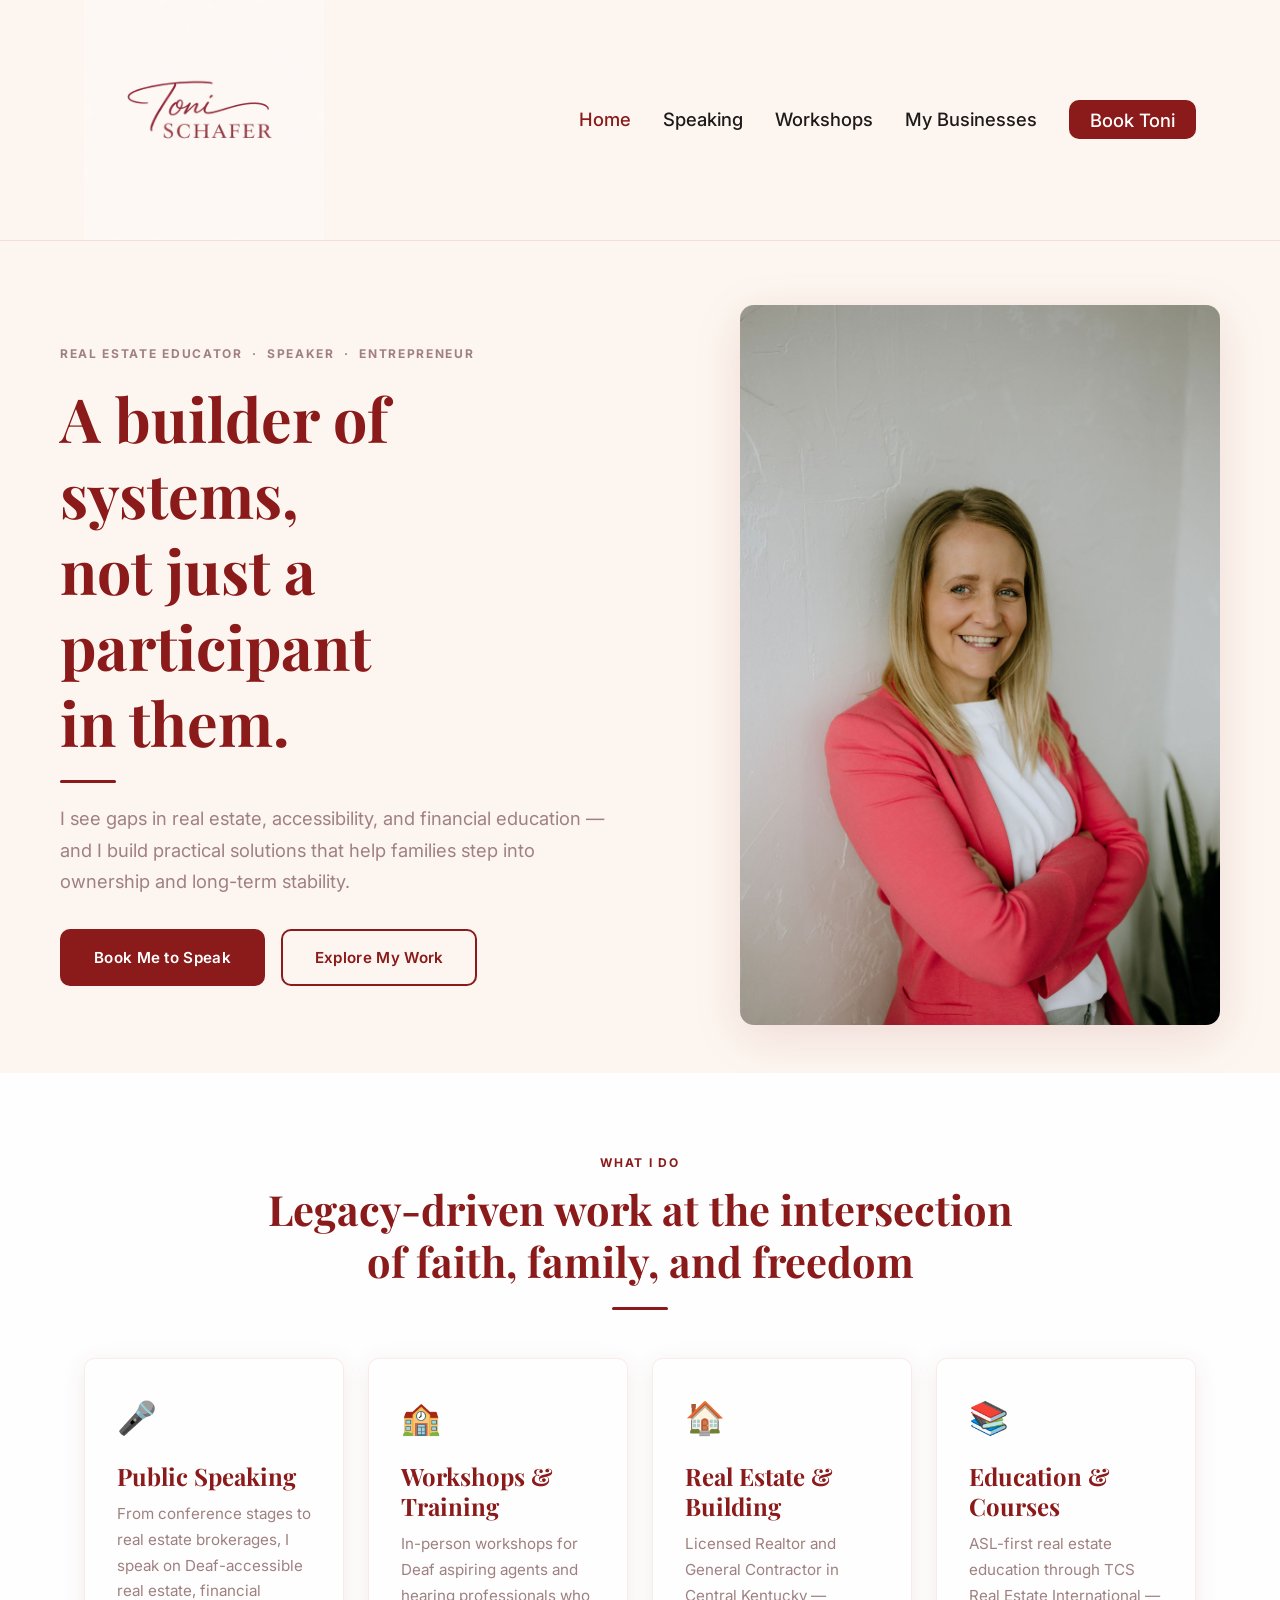
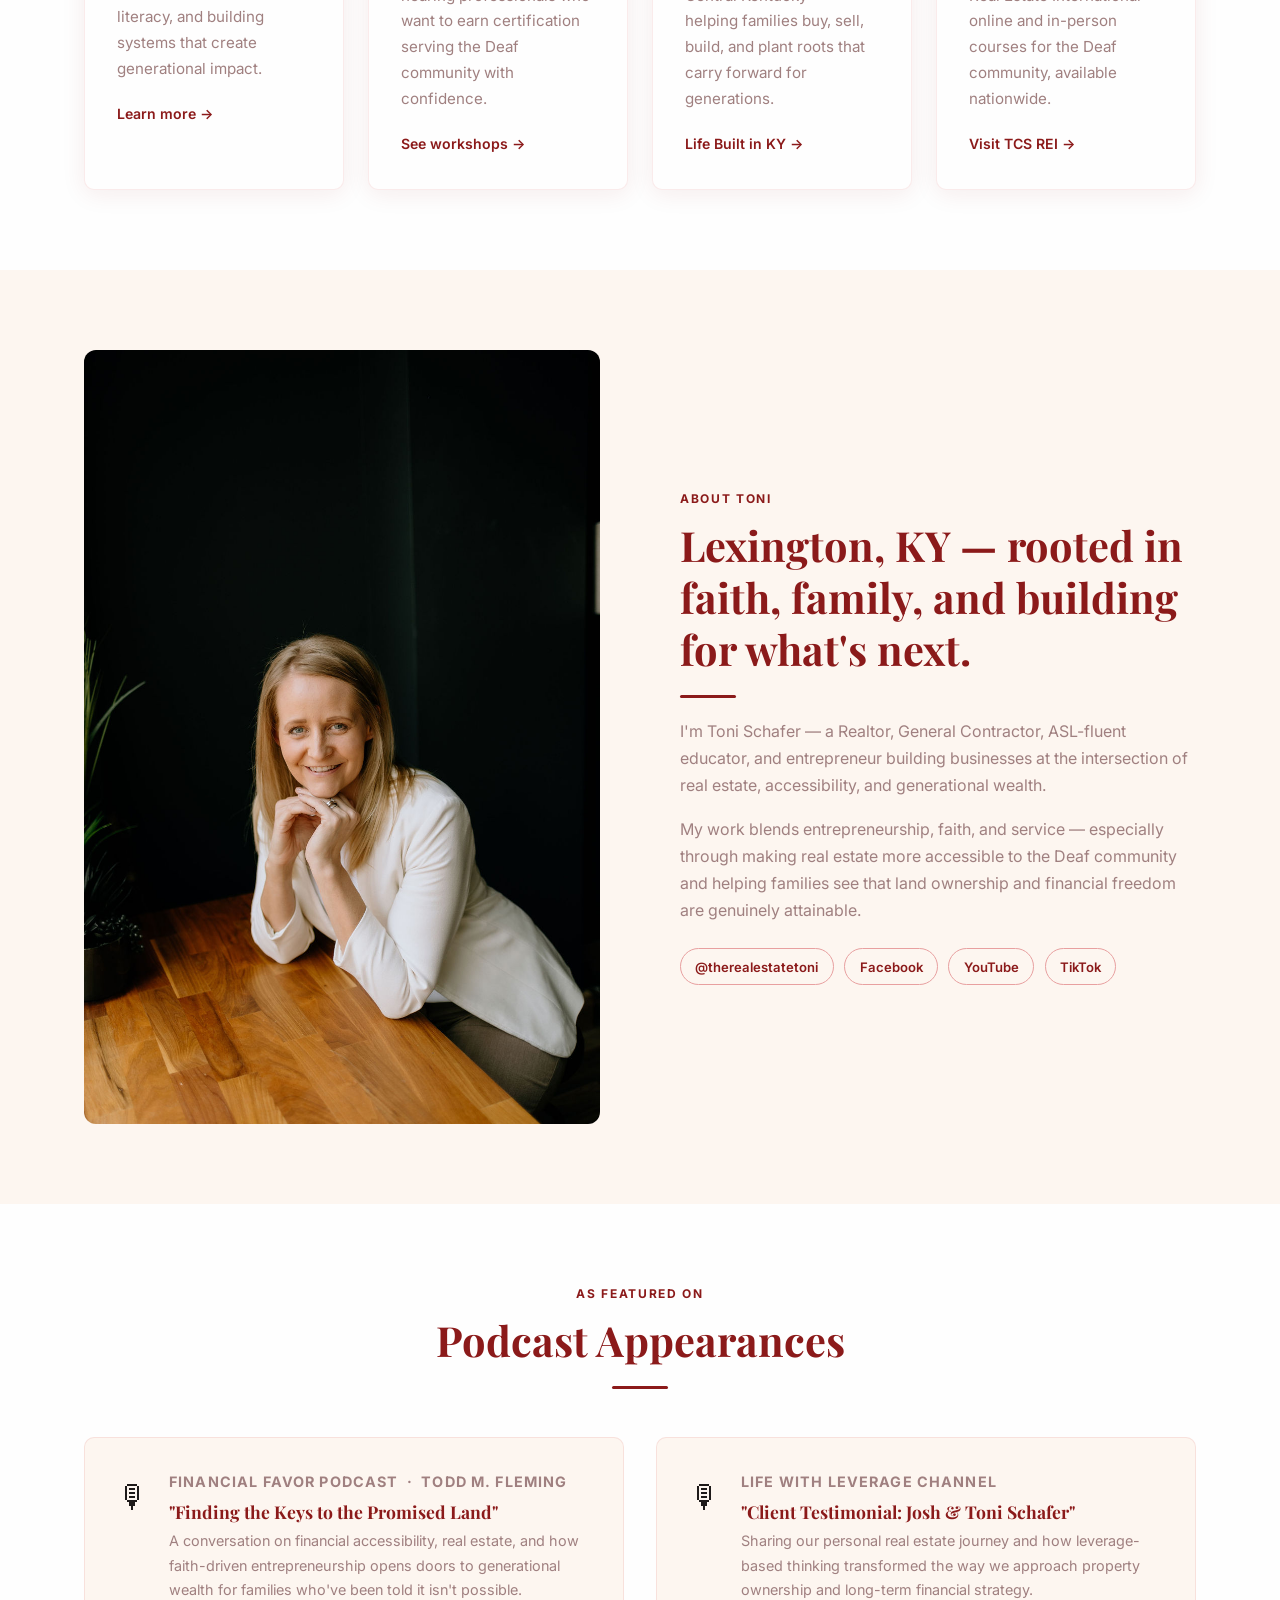
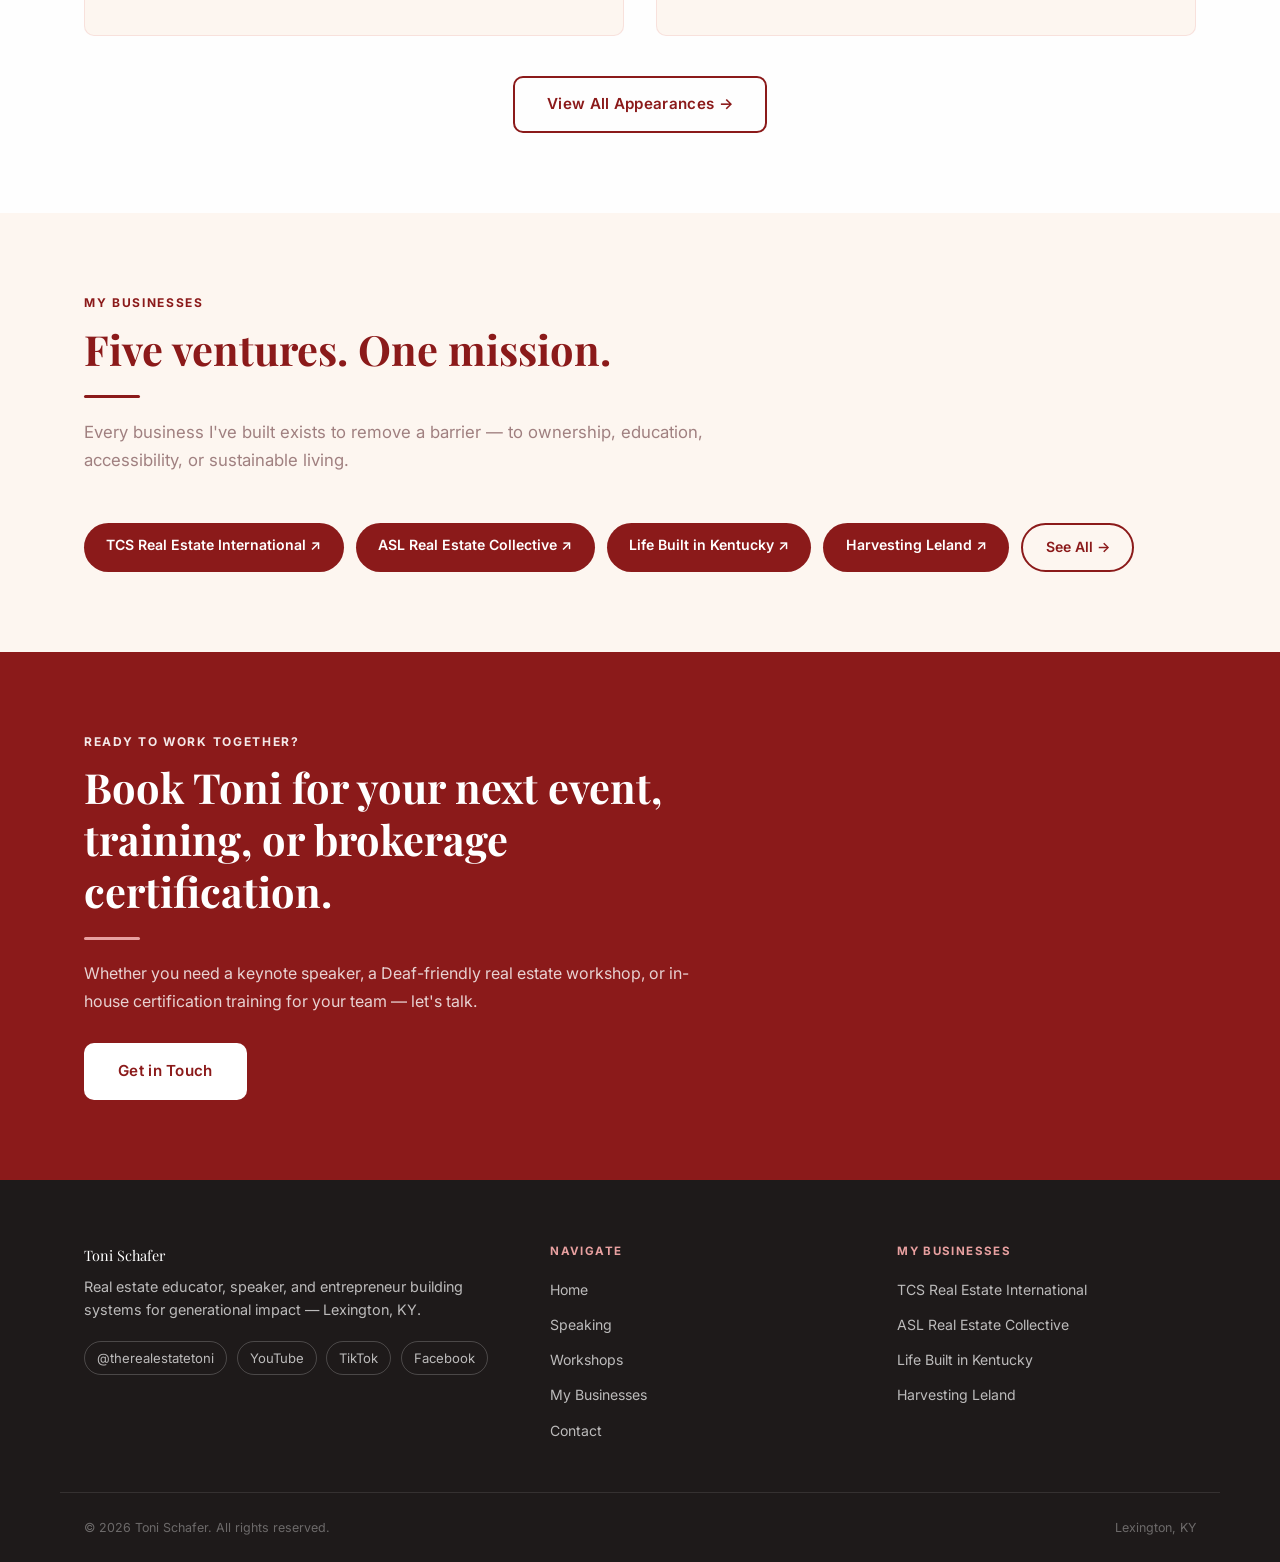
<file: index.html>
<!DOCTYPE html>
<html lang="en">
<head>
  <meta charset="UTF-8" />
  <meta name="viewport" content="width=device-width, initial-scale=1.0" />
  <title>Toni Schafer — Real Estate Educator, Speaker & Entrepreneur</title>
  <meta name="description" content="Toni Schafer is a builder of systems — creating practical solutions in real estate, accessibility, and financial education that help families step into ownership and generational stability." />
  <link rel="canonical" href="https://tonishafer.com/" />
  <link rel="preconnect" href="https://fonts.googleapis.com" />
  <link rel="preconnect" href="https://fonts.gstatic.com" crossorigin />
  <link href="https://fonts.googleapis.com/css2?family=Playfair+Display:ital,wght@0,400;0,600;0,700;1,400&family=Inter:wght@400;500;600;700&display=swap" rel="stylesheet" />
  <link rel="stylesheet" href="css/global.css" />
</head>
<body>

  <a href="#main-content" class="skip-link">Skip to main content</a>

  <!-- NAV -->
  <nav class="nav" id="nav" aria-label="Main navigation">
    <div class="nav__inner">
      <a href="index.html" class="nav__logo"><img src="images/logo-signature.png" alt="Toni Schafer" class="nav__logo-img" /></a>
      <ul class="nav__links" id="navLinks" role="list">
        <li><a href="index.html" class="active" aria-current="page">Home</a></li>
        <li><a href="speaking.html">Speaking</a></li>
        <li><a href="workshops.html">Workshops</a></li>
        <li><a href="businesses.html">My Businesses</a></li>
        <li><a href="contact.html" class="nav__cta">Book Toni</a></li>
      </ul>
      <button class="nav__toggle" id="navToggle" aria-label="Open navigation menu" aria-expanded="false" aria-controls="navLinks">&#9776;</button>
    </div>
  </nav>

  <main id="main-content">

    <!-- HERO -->
    <section class="hero" aria-labelledby="hero-heading">
      <div class="hero__inner">
        <div class="hero__content reveal">
          <p class="hero__eyebrow">Real Estate Educator &nbsp;·&nbsp; Speaker &nbsp;·&nbsp; Entrepreneur</p>
          <h1 id="hero-heading">A builder of systems,<br>not just a participant<br>in them.</h1>
          <div class="divider" role="presentation"></div>
          <p class="hero__lead">I see gaps in real estate, accessibility, and financial education — and I build practical solutions that help families step into ownership and long-term stability.</p>
          <div class="hero__buttons">
            <a href="speaking.html" class="btn btn-primary">Book Me to Speak</a>
            <a href="businesses.html" class="btn btn-outline">Explore My Work</a>
          </div>
        </div>
        <div class="hero__photo reveal reveal-delay-2">
          <img src="LO8A6473.jpg" alt="Toni Schafer smiling with arms crossed, wearing a coral blazer — real estate educator, speaker, and entrepreneur" />
        </div>
      </div>
    </section>

    <!-- WHAT I DO -->
    <section class="bg-warm" style="padding: var(--section-pad);" aria-labelledby="what-i-do-heading">
      <div class="container">
        <div class="section-header centered reveal">
          <span class="section-eyebrow">What I Do</span>
          <h2 id="what-i-do-heading">Legacy-driven work at the intersection<br>of faith, family, and freedom</h2>
          <div class="divider centered" role="presentation"></div>
        </div>
        <div class="what-i-do__grid">
          <div class="card reveal reveal-delay-1">
            <div class="card__icon" aria-hidden="true">🎤</div>
            <h3>Public Speaking</h3>
            <p>From conference stages to real estate brokerages, I speak on Deaf-accessible real estate, financial literacy, and building systems that create generational impact.</p>
            <a href="speaking.html" class="card__link" aria-label="Learn more about public speaking and appearances">Learn more <span aria-hidden="true">&rarr;</span></a>
          </div>
          <div class="card reveal reveal-delay-2">
            <div class="card__icon" aria-hidden="true">🏫</div>
            <h3>Workshops &amp; Training</h3>
            <p>In-person workshops for Deaf aspiring agents and hearing professionals who want to earn certification serving the Deaf community with confidence.</p>
            <a href="workshops.html" class="card__link" aria-label="See available workshops and training programs">See workshops <span aria-hidden="true">&rarr;</span></a>
          </div>
          <div class="card reveal reveal-delay-3">
            <div class="card__icon" aria-hidden="true">🏠</div>
            <h3>Real Estate &amp; Building</h3>
            <p>Licensed Realtor and General Contractor in Central Kentucky — helping families buy, sell, build, and plant roots that carry forward for generations.</p>
            <a href="https://lifebuiltinkentucky.com" target="_blank" rel="noopener" class="card__link" aria-label="Visit Life Built in Kentucky website — opens in new tab">Life Built in KY <span aria-hidden="true">&rarr;</span></a>
          </div>
          <div class="card reveal reveal-delay-4">
            <div class="card__icon" aria-hidden="true">📚</div>
            <h3>Education &amp; Courses</h3>
            <p>ASL-first real estate education through TCS Real Estate International — online and in-person courses for the Deaf community, available nationwide.</p>
            <a href="https://tcsrealestateinternational.com" target="_blank" rel="noopener" class="card__link" aria-label="Visit TCS Real Estate International website — opens in new tab">Visit TCS REI <span aria-hidden="true">&rarr;</span></a>
          </div>
        </div>
      </div>
    </section>

    <!-- ABOUT SNIPPET -->
    <section style="padding: var(--section-pad);" aria-labelledby="about-heading">
      <div class="container">
        <div class="about-snippet__inner">
          <div class="about-snippet__photo reveal">
            <img src="LO8A6193.jpg" alt="Toni Schafer leaning on a wooden table, smiling warmly" />
          </div>
          <div class="about-snippet__content reveal reveal-delay-1">
            <span class="section-eyebrow">About Toni</span>
            <h2 id="about-heading">Lexington, KY — rooted in faith, family, and building for what's next.</h2>
            <div class="divider" role="presentation"></div>
            <p>I'm Toni Schafer — a Realtor, General Contractor, ASL-fluent educator, and entrepreneur building businesses at the intersection of real estate, accessibility, and generational wealth.</p>
            <p>My work blends entrepreneurship, faith, and service — especially through making real estate more accessible to the Deaf community and helping families see that land ownership and financial freedom are genuinely attainable.</p>
            <nav class="about-snippet__socials" aria-label="Toni's social media profiles">
              <a href="https://www.instagram.com/therealestatetoni/" target="_blank" rel="noopener" aria-label="Instagram: @therealestatetoni — opens in new tab">@therealestatetoni</a>
              <a href="https://www.facebook.com/tonischaferrealtor" target="_blank" rel="noopener" aria-label="Facebook: Toni Schafer Realtor — opens in new tab">Facebook</a>
              <a href="https://www.youtube.com/@TherealestateToni" target="_blank" rel="noopener" aria-label="YouTube: The Real Estate Toni — opens in new tab">YouTube</a>
              <a href="https://www.tiktok.com/@therealestatetoni" target="_blank" rel="noopener" aria-label="TikTok: @therealestatetoni — opens in new tab">TikTok</a>
            </nav>
          </div>
        </div>
      </div>
    </section>

    <!-- PODCAST APPEARANCES -->
    <section class="bg-warm" style="padding: var(--section-pad);" aria-labelledby="podcasts-heading">
      <div class="container">
        <div class="section-header centered reveal">
          <span class="section-eyebrow">As Featured On</span>
          <h2 id="podcasts-heading">Podcast Appearances</h2>
          <div class="divider centered" role="presentation"></div>
        </div>
        <div class="podcasts__grid">
          <article class="podcast-card reveal reveal-delay-1">
            <div class="podcast-card__badge" aria-hidden="true">🎙</div>
            <div class="podcast-card__content">
              <p class="podcast-card__show">Financial Favor Podcast &nbsp;·&nbsp; Todd M. Fleming</p>
              <h3>"Finding the Keys to the Promised Land"</h3>
              <p>A conversation on financial accessibility, real estate, and how faith-driven entrepreneurship opens doors to generational wealth for families who've been told it isn't possible.</p>
            </div>
          </article>
          <article class="podcast-card reveal reveal-delay-2">
            <div class="podcast-card__badge" aria-hidden="true">🎙</div>
            <div class="podcast-card__content">
              <p class="podcast-card__show">Life With Leverage Channel</p>
              <h3>"Client Testimonial: Josh &amp; Toni Schafer"</h3>
              <p>Sharing our personal real estate journey and how leverage-based thinking transformed the way we approach property ownership and long-term financial strategy.</p>
            </div>
          </article>
        </div>
        <div style="text-align:center; margin-top:2.5rem;" class="reveal">
          <a href="speaking.html" class="btn btn-outline">View All Appearances <span aria-hidden="true">&rarr;</span></a>
        </div>
      </div>
    </section>

    <!-- BUSINESSES PREVIEW -->
    <section style="padding: var(--section-pad);" aria-labelledby="businesses-heading">
      <div class="container">
        <div class="section-header reveal">
          <span class="section-eyebrow">My Businesses</span>
          <h2 id="businesses-heading">Five ventures. One mission.</h2>
          <div class="divider" role="presentation"></div>
          <p>Every business I've built exists to remove a barrier — to ownership, education, accessibility, or sustainable living.</p>
        </div>
        <div class="biz-strip">
          <a href="https://tcsrealestateinternational.com" target="_blank" rel="noopener" class="biz-pill reveal reveal-delay-1" aria-label="TCS Real Estate International — opens in new tab">TCS Real Estate International <span aria-hidden="true">↗</span></a>
          <a href="https://aslrealestatecollective.com" target="_blank" rel="noopener" class="biz-pill reveal reveal-delay-2" aria-label="ASL Real Estate Collective — opens in new tab">ASL Real Estate Collective <span aria-hidden="true">↗</span></a>
          <a href="https://lifebuiltinkentucky.com" target="_blank" rel="noopener" class="biz-pill reveal reveal-delay-3" aria-label="Life Built in Kentucky — opens in new tab">Life Built in Kentucky <span aria-hidden="true">↗</span></a>
          <a href="https://harvestingleland.com" target="_blank" rel="noopener" class="biz-pill reveal reveal-delay-4" aria-label="Harvesting Leland — opens in new tab">Harvesting Leland <span aria-hidden="true">↗</span></a>
          <a href="businesses.html" class="biz-pill biz-pill--outline reveal">See All <span aria-hidden="true">&rarr;</span></a>
        </div>
      </div>
    </section>

    <!-- CTA -->
    <section class="bg-crimson" style="padding: var(--section-pad);" aria-labelledby="cta-heading">
      <div class="container">
        <div class="reveal" style="max-width:620px;">
          <span class="section-eyebrow">Ready to work together?</span>
          <h2 id="cta-heading">Book Toni for your next event, training, or brokerage certification.</h2>
          <div class="divider white" role="presentation"></div>
          <p>Whether you need a keynote speaker, a Deaf-friendly real estate workshop, or in-house certification training for your team — let's talk.</p>
          <a href="contact.html" class="btn btn-white" style="margin-top:1.75rem;">Get in Touch</a>
        </div>
      </div>
    </section>

  </main>

  <!-- FOOTER -->
  <footer class="footer" aria-label="Site footer">
    <div class="footer__inner">
      <div class="footer__brand">
        <p class="footer__name">Toni Schafer</p>
        <p>Real estate educator, speaker, and entrepreneur building systems for generational impact — Lexington, KY.</p>
        <nav class="footer__social" aria-label="Social media links">
          <a href="https://www.instagram.com/therealestatetoni/" target="_blank" rel="noopener" aria-label="Instagram: @therealestatetoni — opens in new tab">@therealestatetoni</a>
          <a href="https://www.youtube.com/@TherealestateToni" target="_blank" rel="noopener" aria-label="YouTube channel — opens in new tab">YouTube</a>
          <a href="https://www.tiktok.com/@therealestatetoni" target="_blank" rel="noopener" aria-label="TikTok: @therealestatetoni — opens in new tab">TikTok</a>
          <a href="https://www.facebook.com/tonischaferrealtor" target="_blank" rel="noopener" aria-label="Facebook: Toni Schafer Realtor — opens in new tab">Facebook</a>
        </nav>
      </div>
      <nav class="footer__col" aria-label="Site navigation">
        <h4>Navigate</h4>
        <ul>
          <li><a href="index.html">Home</a></li>
          <li><a href="speaking.html">Speaking</a></li>
          <li><a href="workshops.html">Workshops</a></li>
          <li><a href="businesses.html">My Businesses</a></li>
          <li><a href="contact.html">Contact</a></li>
        </ul>
      </nav>
      <nav class="footer__col" aria-label="Business websites">
        <h4>My Businesses</h4>
        <ul>
          <li><a href="https://tcsrealestateinternational.com" target="_blank" rel="noopener" aria-label="TCS Real Estate International — opens in new tab">TCS Real Estate International</a></li>
          <li><a href="https://aslrealestatecollective.com" target="_blank" rel="noopener" aria-label="ASL Real Estate Collective — opens in new tab">ASL Real Estate Collective</a></li>
          <li><a href="https://lifebuiltinkentucky.com" target="_blank" rel="noopener" aria-label="Life Built in Kentucky — opens in new tab">Life Built in Kentucky</a></li>
          <li><a href="https://harvestingleland.com" target="_blank" rel="noopener" aria-label="Harvesting Leland — opens in new tab">Harvesting Leland</a></li>
        </ul>
      </nav>
    </div>
    <div class="footer__bottom">
      <span>&copy; 2026 Toni Schafer. All rights reserved.</span>
      <span>Lexington, KY</span>
    </div>
  </footer>

  <script>
    const nav = document.getElementById('nav');
    window.addEventListener('scroll', () => {
      nav.classList.toggle('scrolled', window.scrollY > 20);
    });

    const toggle = document.getElementById('navToggle');
    const links = document.getElementById('navLinks');
    toggle.addEventListener('click', () => {
      const isOpen = links.classList.toggle('open');
      toggle.setAttribute('aria-expanded', String(isOpen));
      toggle.setAttribute('aria-label', isOpen ? 'Close navigation menu' : 'Open navigation menu');
    });

    const reveals = document.querySelectorAll('.reveal');
    const observer = new IntersectionObserver((entries) => {
      entries.forEach(e => {
        if (e.isIntersecting) { e.target.classList.add('visible'); observer.unobserve(e.target); }
      });
    }, { threshold: 0.1 });
    reveals.forEach(el => observer.observe(el));
  </script>

</body>
</html>
</file>
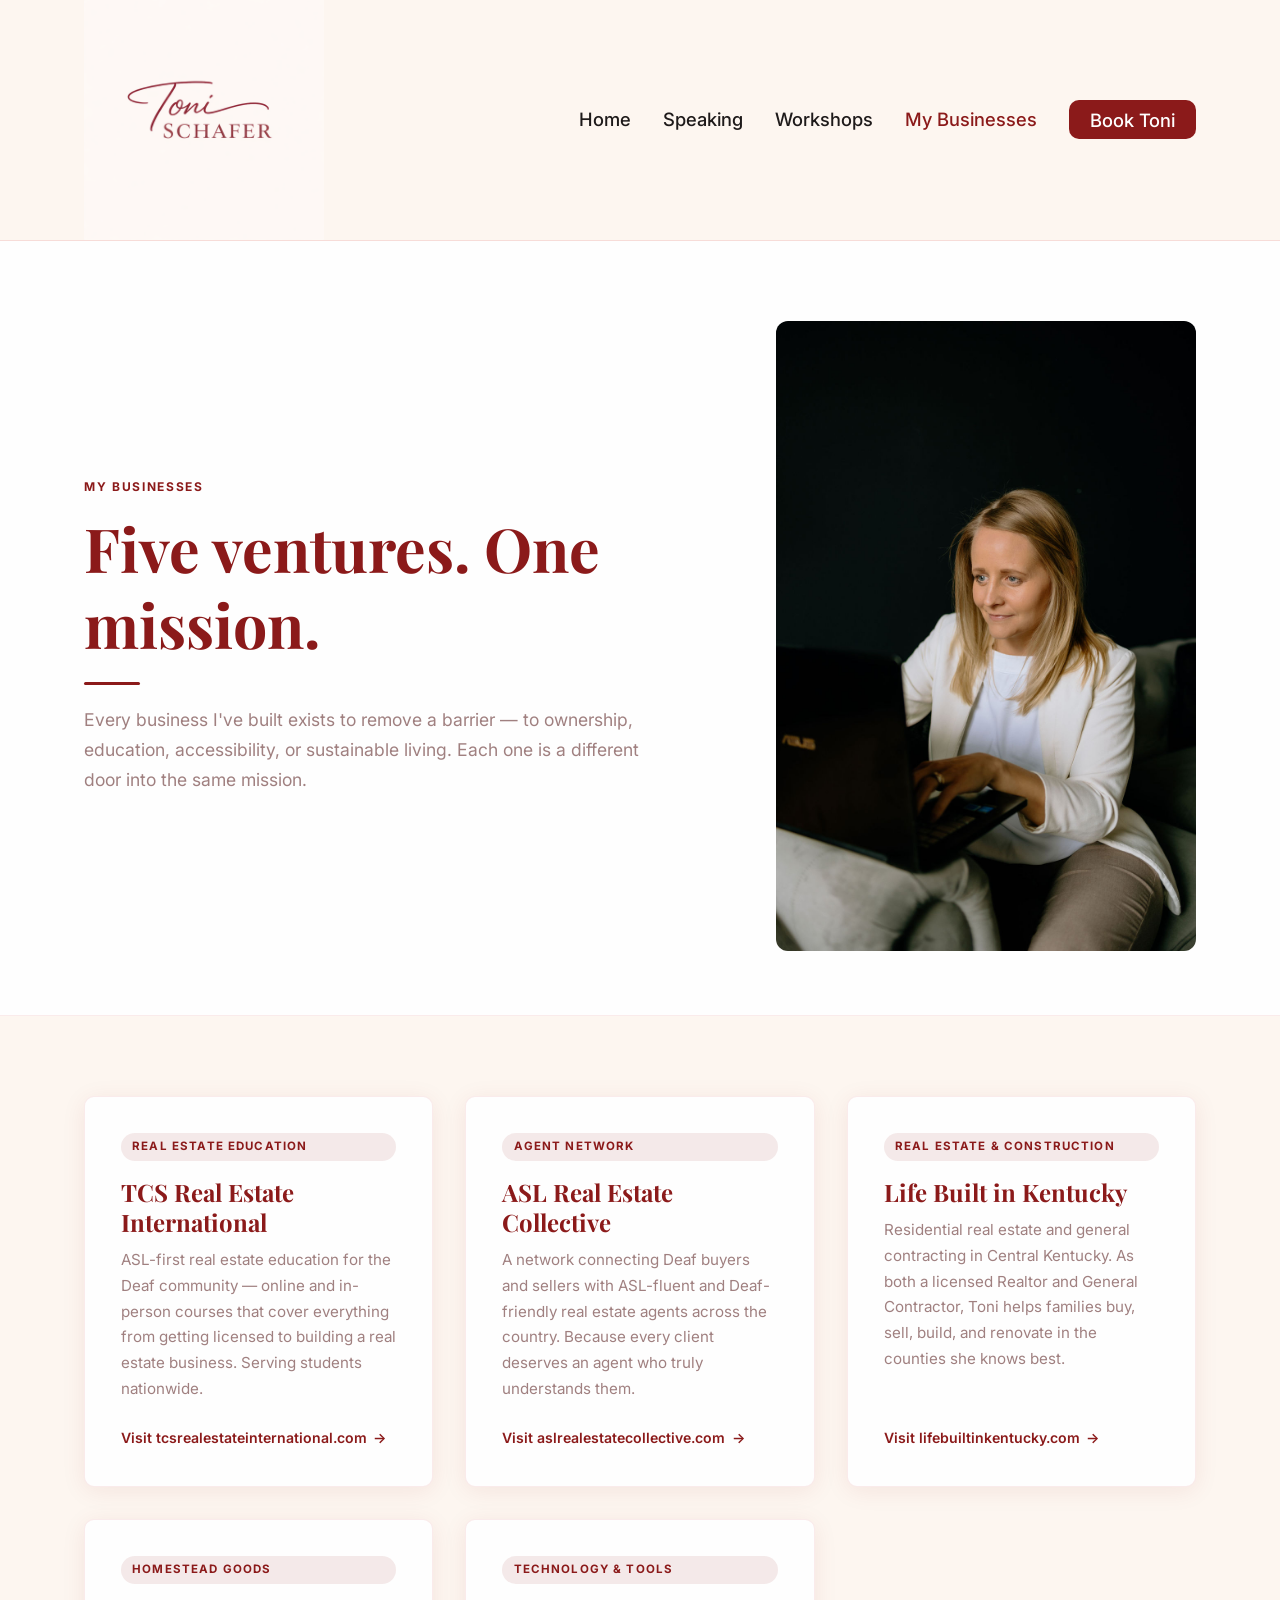
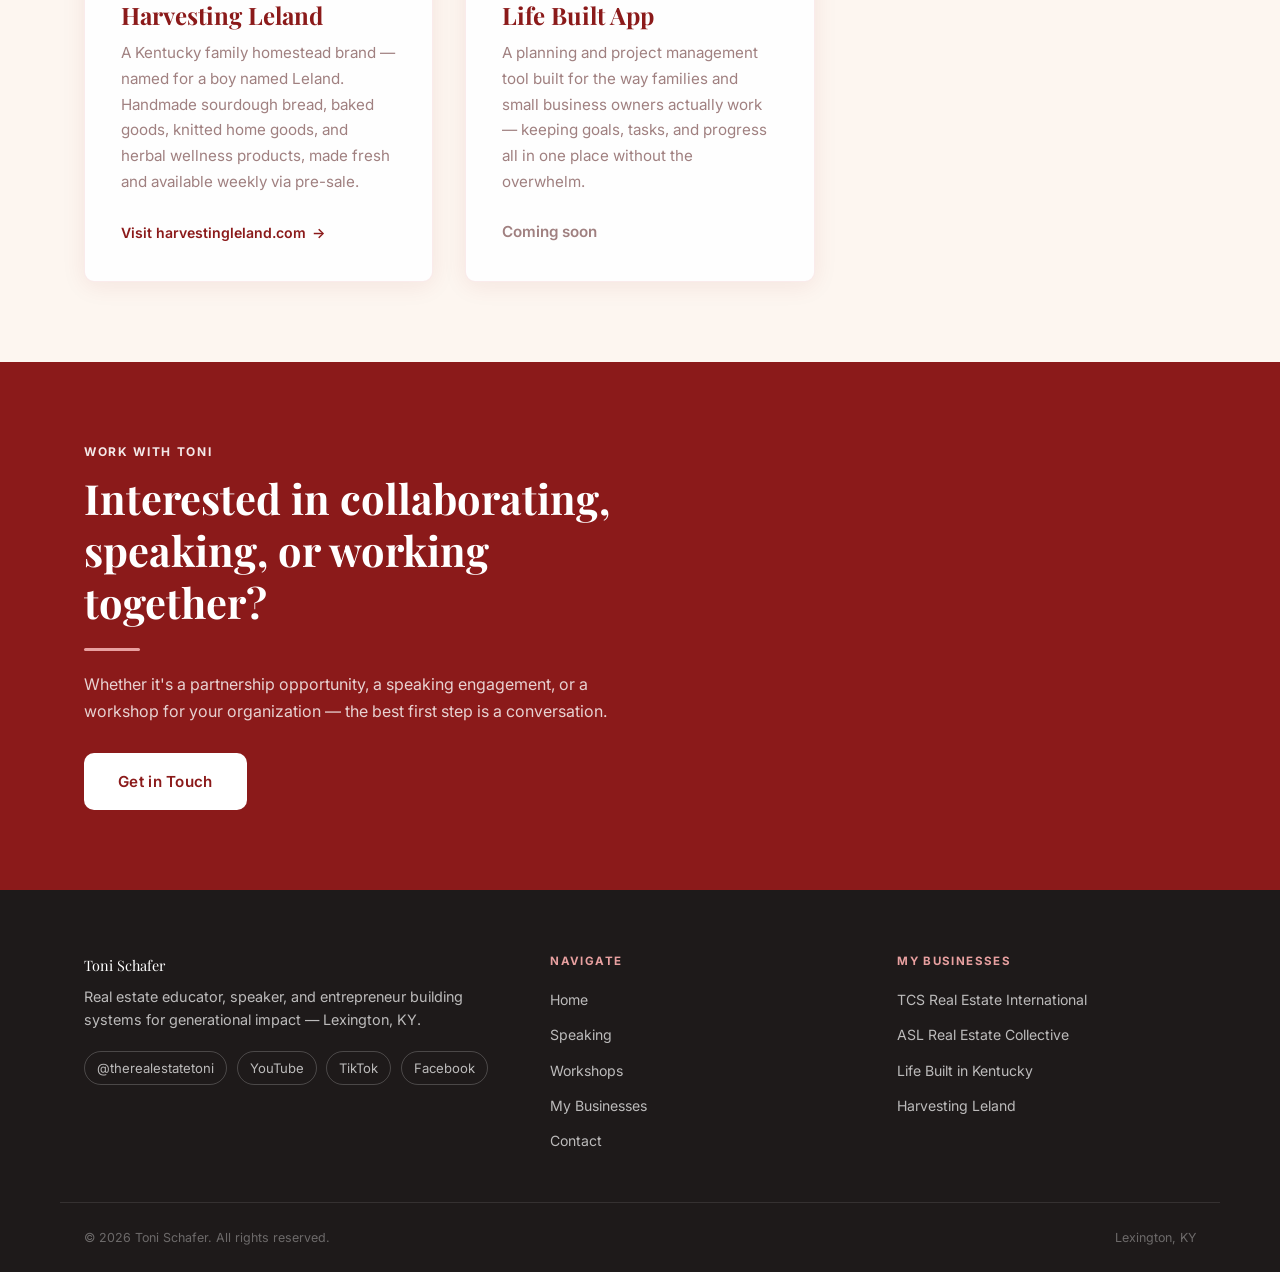
<file: businesses.html>
<!DOCTYPE html>
<html lang="en">
<head>
  <meta charset="UTF-8" />
  <meta name="viewport" content="width=device-width, initial-scale=1.0" />
  <title>My Businesses — Toni Schafer</title>
  <meta name="description" content="Explore the businesses Toni Schafer has built — from ASL-first real estate education to Kentucky homesteading, each one removes a barrier and builds something that lasts." />
  <link rel="canonical" href="https://tonishafer.com/businesses.html" />
  <link rel="preconnect" href="https://fonts.googleapis.com" />
  <link rel="preconnect" href="https://fonts.gstatic.com" crossorigin />
  <link href="https://fonts.googleapis.com/css2?family=Playfair+Display:ital,wght@0,400;0,600;0,700;1,400&family=Inter:wght@400;500;600;700&display=swap" rel="stylesheet" />
  <link rel="stylesheet" href="css/global.css" />
</head>
<body>

  <a href="#main-content" class="skip-link">Skip to main content</a>

  <!-- NAV -->
  <nav class="nav" id="nav" aria-label="Main navigation">
    <div class="nav__inner">
      <a href="index.html" class="nav__logo"><img src="images/logo-signature.png" alt="Toni Schafer" class="nav__logo-img" /></a>
      <ul class="nav__links" id="navLinks" role="list">
        <li><a href="index.html">Home</a></li>
        <li><a href="speaking.html">Speaking</a></li>
        <li><a href="workshops.html">Workshops</a></li>
        <li><a href="businesses.html" class="active" aria-current="page">My Businesses</a></li>
        <li><a href="contact.html" class="nav__cta">Book Toni</a></li>
      </ul>
      <button class="nav__toggle" id="navToggle" aria-label="Open navigation menu" aria-expanded="false" aria-controls="navLinks">&#9776;</button>
    </div>
  </nav>

  <main id="main-content">

    <!-- PAGE HERO -->
    <div class="page-hero">
      <div class="page-hero__inner">
        <div class="page-hero__text">
          <span class="section-eyebrow">My Businesses</span>
          <h1>Five ventures. One mission.</h1>
          <div class="divider" role="presentation"></div>
          <p>Every business I've built exists to remove a barrier — to ownership, education, accessibility, or sustainable living. Each one is a different door into the same mission.</p>
        </div>
        <div class="page-hero__photo">
          <img src="LO8A6111.jpg" alt="Toni Schafer focused on her laptop, working — entrepreneur and business builder" />
        </div>
      </div>
    </div>

    <!-- BUSINESSES GRID -->
    <section style="padding: var(--section-pad);" aria-labelledby="businesses-heading">
      <div class="container">
        <h2 id="businesses-heading" class="visually-hidden">All Businesses</h2>
        <div class="businesses-grid">

          <article class="biz-card reveal reveal-delay-1">
            <span class="biz-card__tag">Real Estate Education</span>
            <h3>TCS Real Estate International</h3>
            <p>ASL-first real estate education for the Deaf community — online and in-person courses that cover everything from getting licensed to building a real estate business. Serving students nationwide.</p>
            <a href="https://tcsrealestateinternational.com" target="_blank" rel="noopener" class="biz-card__link" aria-label="Visit TCS Real Estate International website — opens in new tab">
              Visit tcsrealestateinternational.com <span aria-hidden="true">&rarr;</span>
            </a>
          </article>

          <article class="biz-card reveal reveal-delay-2">
            <span class="biz-card__tag">Agent Network</span>
            <h3>ASL Real Estate Collective</h3>
            <p>A network connecting Deaf buyers and sellers with ASL-fluent and Deaf-friendly real estate agents across the country. Because every client deserves an agent who truly understands them.</p>
            <a href="https://aslrealestatecollective.com" target="_blank" rel="noopener" class="biz-card__link" aria-label="Visit ASL Real Estate Collective website — opens in new tab">
              Visit aslrealestatecollective.com <span aria-hidden="true">&rarr;</span>
            </a>
          </article>

          <article class="biz-card reveal reveal-delay-3">
            <span class="biz-card__tag">Real Estate &amp; Construction</span>
            <h3>Life Built in Kentucky</h3>
            <p>Residential real estate and general contracting in Central Kentucky. As both a licensed Realtor and General Contractor, Toni helps families buy, sell, build, and renovate in the counties she knows best.</p>
            <a href="https://lifebuiltinkentucky.com" target="_blank" rel="noopener" class="biz-card__link" aria-label="Visit Life Built in Kentucky website — opens in new tab">
              Visit lifebuiltinkentucky.com <span aria-hidden="true">&rarr;</span>
            </a>
          </article>

          <article class="biz-card reveal reveal-delay-4">
            <span class="biz-card__tag">Homestead Goods</span>
            <h3>Harvesting Leland</h3>
            <p>A Kentucky family homestead brand — named for a boy named Leland. Handmade sourdough bread, baked goods, knitted home goods, and herbal wellness products, made fresh and available weekly via pre-sale.</p>
            <a href="https://harvestingleland.com" target="_blank" rel="noopener" class="biz-card__link" aria-label="Visit Harvesting Leland website — opens in new tab">
              Visit harvestingleland.com <span aria-hidden="true">&rarr;</span>
            </a>
          </article>

          <article class="biz-card reveal reveal-delay-1">
            <span class="biz-card__tag">Technology &amp; Tools</span>
            <h3>Life Built App</h3>
            <p>A planning and project management tool built for the way families and small business owners actually work — keeping goals, tasks, and progress all in one place without the overwhelm.</p>
            <p class="biz-card__link" style="color: var(--mist); margin-top: 1.5rem;" aria-label="Life Built App — website coming soon">Coming soon</p>
          </article>

        </div>
      </div>
    </section>

    <!-- CTA -->
    <section class="bg-crimson" style="padding: var(--section-pad);" aria-labelledby="collab-heading">
      <div class="container">
        <div class="reveal" style="max-width:580px;">
          <span class="section-eyebrow">Work With Toni</span>
          <h2 id="collab-heading">Interested in collaborating, speaking, or working together?</h2>
          <div class="divider white" role="presentation"></div>
          <p>Whether it's a partnership opportunity, a speaking engagement, or a workshop for your organization — the best first step is a conversation.</p>
          <a href="contact.html" class="btn btn-white" style="margin-top:1.75rem;">Get in Touch</a>
        </div>
      </div>
    </section>

  </main>

  <!-- FOOTER -->
  <footer class="footer" aria-label="Site footer">
    <div class="footer__inner">
      <div class="footer__brand">
        <p class="footer__name">Toni Schafer</p>
        <p>Real estate educator, speaker, and entrepreneur building systems for generational impact — Lexington, KY.</p>
        <nav class="footer__social" aria-label="Social media links">
          <a href="https://www.instagram.com/therealestatetoni/" target="_blank" rel="noopener" aria-label="Instagram: @therealestatetoni — opens in new tab">@therealestatetoni</a>
          <a href="https://www.youtube.com/@TherealestateToni" target="_blank" rel="noopener" aria-label="YouTube channel — opens in new tab">YouTube</a>
          <a href="https://www.tiktok.com/@therealestatetoni" target="_blank" rel="noopener" aria-label="TikTok: @therealestatetoni — opens in new tab">TikTok</a>
          <a href="https://www.facebook.com/tonischaferrealtor" target="_blank" rel="noopener" aria-label="Facebook: Toni Schafer Realtor — opens in new tab">Facebook</a>
        </nav>
      </div>
      <nav class="footer__col" aria-label="Site navigation">
        <h4>Navigate</h4>
        <ul>
          <li><a href="index.html">Home</a></li>
          <li><a href="speaking.html">Speaking</a></li>
          <li><a href="workshops.html">Workshops</a></li>
          <li><a href="businesses.html">My Businesses</a></li>
          <li><a href="contact.html">Contact</a></li>
        </ul>
      </nav>
      <nav class="footer__col" aria-label="Business websites">
        <h4>My Businesses</h4>
        <ul>
          <li><a href="https://tcsrealestateinternational.com" target="_blank" rel="noopener" aria-label="TCS Real Estate International — opens in new tab">TCS Real Estate International</a></li>
          <li><a href="https://aslrealestatecollective.com" target="_blank" rel="noopener" aria-label="ASL Real Estate Collective — opens in new tab">ASL Real Estate Collective</a></li>
          <li><a href="https://lifebuiltinkentucky.com" target="_blank" rel="noopener" aria-label="Life Built in Kentucky — opens in new tab">Life Built in Kentucky</a></li>
          <li><a href="https://harvestingleland.com" target="_blank" rel="noopener" aria-label="Harvesting Leland — opens in new tab">Harvesting Leland</a></li>
        </ul>
      </nav>
    </div>
    <div class="footer__bottom">
      <span>&copy; 2026 Toni Schafer. All rights reserved.</span>
      <span>Lexington, KY</span>
    </div>
  </footer>

  <script>
    const nav = document.getElementById('nav');
    window.addEventListener('scroll', () => {
      nav.classList.toggle('scrolled', window.scrollY > 20);
    });
    const toggle = document.getElementById('navToggle');
    const links = document.getElementById('navLinks');
    toggle.addEventListener('click', () => {
      const isOpen = links.classList.toggle('open');
      toggle.setAttribute('aria-expanded', String(isOpen));
      toggle.setAttribute('aria-label', isOpen ? 'Close navigation menu' : 'Open navigation menu');
    });
    const reveals = document.querySelectorAll('.reveal');
    const observer = new IntersectionObserver((entries) => {
      entries.forEach(e => {
        if (e.isIntersecting) { e.target.classList.add('visible'); observer.unobserve(e.target); }
      });
    }, { threshold: 0.1 });
    reveals.forEach(el => observer.observe(el));
  </script>

</body>
</html>
</file>
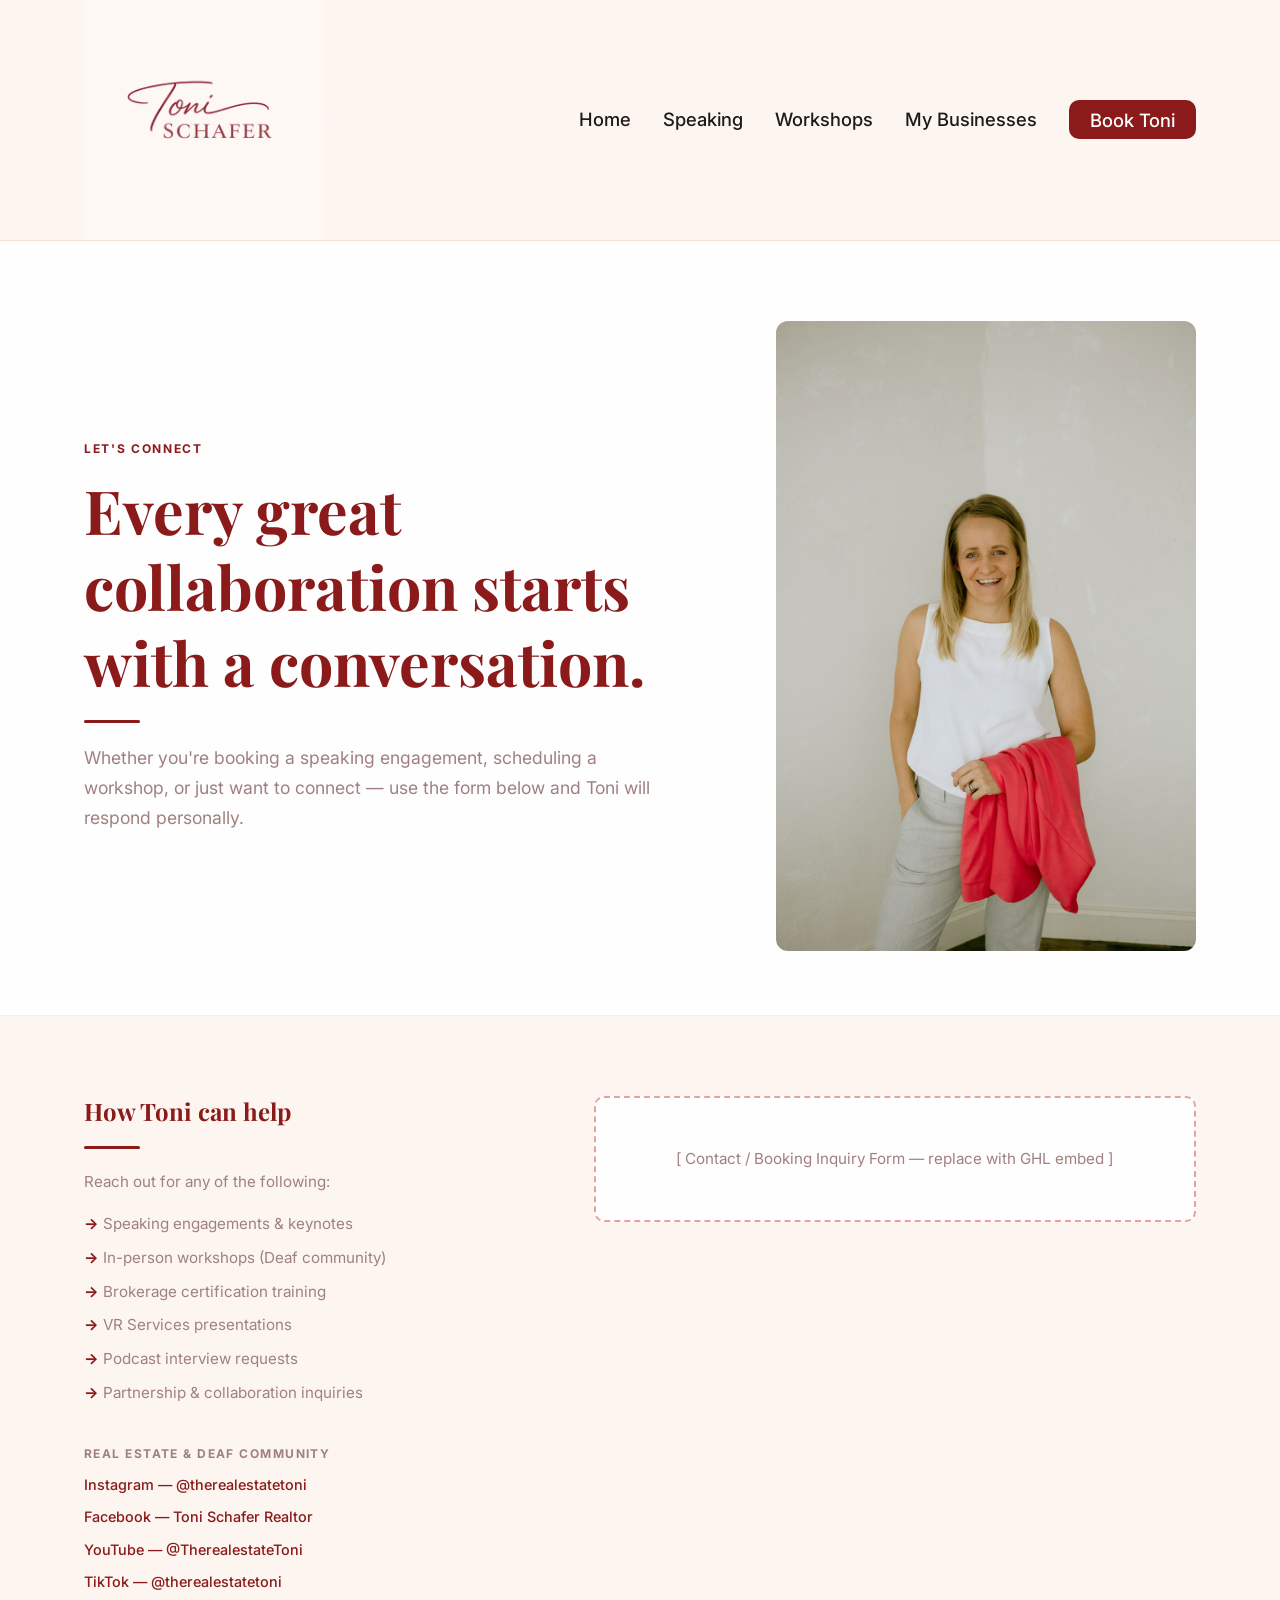
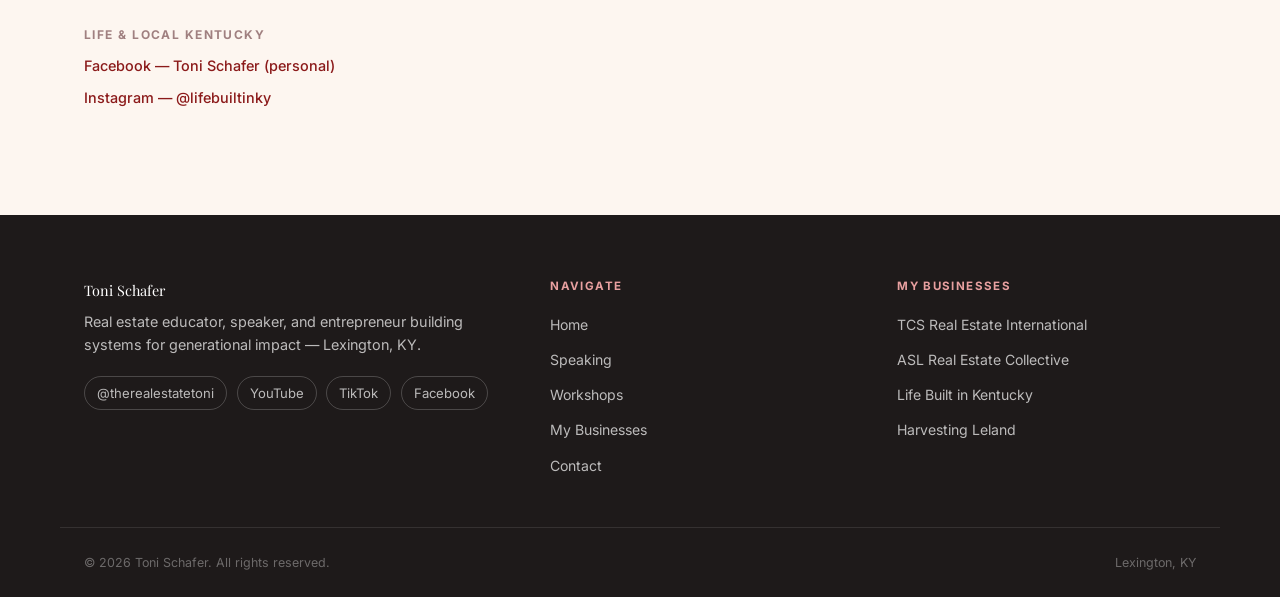
<file: contact.html>
<!DOCTYPE html>
<html lang="en">
<head>
  <meta charset="UTF-8" />
  <meta name="viewport" content="width=device-width, initial-scale=1.0" />
  <title>Contact — Toni Schafer</title>
  <meta name="description" content="Book Toni Schafer for speaking, workshops, or brokerage training. Reach out through the contact form or find her on social media." />
  <link rel="canonical" href="https://tonishafer.com/contact.html" />
  <link rel="preconnect" href="https://fonts.googleapis.com" />
  <link rel="preconnect" href="https://fonts.gstatic.com" crossorigin />
  <link href="https://fonts.googleapis.com/css2?family=Playfair+Display:ital,wght@0,400;0,600;0,700;1,400&family=Inter:wght@400;500;600;700&display=swap" rel="stylesheet" />
  <link rel="stylesheet" href="css/global.css" />
</head>
<body>

  <a href="#main-content" class="skip-link">Skip to main content</a>

  <!-- NAV -->
  <nav class="nav" id="nav" aria-label="Main navigation">
    <div class="nav__inner">
      <a href="index.html" class="nav__logo"><img src="images/logo-signature.png" alt="Toni Schafer" class="nav__logo-img" /></a>
      <ul class="nav__links" id="navLinks" role="list">
        <li><a href="index.html">Home</a></li>
        <li><a href="speaking.html">Speaking</a></li>
        <li><a href="workshops.html">Workshops</a></li>
        <li><a href="businesses.html">My Businesses</a></li>
        <li><a href="contact.html" class="nav__cta active" aria-current="page">Book Toni</a></li>
      </ul>
      <button class="nav__toggle" id="navToggle" aria-label="Open navigation menu" aria-expanded="false" aria-controls="navLinks">&#9776;</button>
    </div>
  </nav>

  <main id="main-content">

    <!-- PAGE HERO -->
    <div class="page-hero">
      <div class="page-hero__inner">
        <div class="page-hero__text">
          <span class="section-eyebrow">Let's Connect</span>
          <h1>Every great collaboration starts with a conversation.</h1>
          <div class="divider" role="presentation"></div>
          <p>Whether you're booking a speaking engagement, scheduling a workshop, or just want to connect — use the form below and Toni will respond personally.</p>
        </div>
        <div class="page-hero__photo">
          <img src="LO8A6752.jpg" alt="Toni Schafer standing and smiling, holding a coral blazer — ready to connect" />
        </div>
      </div>
    </div>

    <!-- CONTACT SECTION -->
    <section style="padding: var(--section-pad);" aria-labelledby="contact-heading">
      <div class="container">
        <h2 id="contact-heading" class="visually-hidden">Contact and booking information</h2>
        <div class="contact-layout">

          <!-- LEFT: Info + Socials -->
          <div class="contact-info reveal">
            <h3>How Toni can help</h3>
            <div class="divider" role="presentation"></div>
            <p>Reach out for any of the following:</p>
            <ul style="margin-top: 1rem; display: flex; flex-direction: column; gap: 0.5rem;">
              <li style="font-size: 0.95rem; color: var(--mist); padding-left: 1.2rem; position: relative;"><span aria-hidden="true" style="position:absolute;left:0;color:var(--crimson);font-weight:700;">&rarr;</span>Speaking engagements &amp; keynotes</li>
              <li style="font-size: 0.95rem; color: var(--mist); padding-left: 1.2rem; position: relative;"><span aria-hidden="true" style="position:absolute;left:0;color:var(--crimson);font-weight:700;">&rarr;</span>In-person workshops (Deaf community)</li>
              <li style="font-size: 0.95rem; color: var(--mist); padding-left: 1.2rem; position: relative;"><span aria-hidden="true" style="position:absolute;left:0;color:var(--crimson);font-weight:700;">&rarr;</span>Brokerage certification training</li>
              <li style="font-size: 0.95rem; color: var(--mist); padding-left: 1.2rem; position: relative;"><span aria-hidden="true" style="position:absolute;left:0;color:var(--crimson);font-weight:700;">&rarr;</span>VR Services presentations</li>
              <li style="font-size: 0.95rem; color: var(--mist); padding-left: 1.2rem; position: relative;"><span aria-hidden="true" style="position:absolute;left:0;color:var(--crimson);font-weight:700;">&rarr;</span>Podcast interview requests</li>
              <li style="font-size: 0.95rem; color: var(--mist); padding-left: 1.2rem; position: relative;"><span aria-hidden="true" style="position:absolute;left:0;color:var(--crimson);font-weight:700;">&rarr;</span>Partnership &amp; collaboration inquiries</li>
            </ul>

            <div class="contact-social-group" style="margin-top: 2.5rem;">
              <h4>Real Estate &amp; Deaf Community</h4>
              <nav class="social-links" aria-label="Real estate and Deaf community social profiles">
                <a href="https://www.instagram.com/therealestatetoni/" target="_blank" rel="noopener" aria-label="Instagram: @therealestatetoni — opens in new tab">Instagram &mdash; @therealestatetoni</a>
                <a href="https://www.facebook.com/tonischaferrealtor" target="_blank" rel="noopener" aria-label="Facebook: Toni Schafer Realtor — opens in new tab">Facebook &mdash; Toni Schafer Realtor</a>
                <a href="https://www.youtube.com/@TherealestateToni" target="_blank" rel="noopener" aria-label="YouTube: @TherealestateToni — opens in new tab">YouTube &mdash; @TherealestateToni</a>
                <a href="https://www.tiktok.com/@therealestatetoni" target="_blank" rel="noopener" aria-label="TikTok: @therealestatetoni — opens in new tab">TikTok &mdash; @therealestatetoni</a>
              </nav>
            </div>

            <div class="contact-social-group">
              <h4>Life &amp; Local Kentucky</h4>
              <nav class="social-links" aria-label="Personal and local Kentucky social profiles">
                <a href="https://www.facebook.com/toni.schafer.9/" target="_blank" rel="noopener" aria-label="Facebook: Toni Schafer personal profile — opens in new tab">Facebook &mdash; Toni Schafer (personal)</a>
                <a href="https://www.instagram.com/lifebuiltinky" target="_blank" rel="noopener" aria-label="Instagram: @lifebuiltinky — opens in new tab">Instagram &mdash; @lifebuiltinky</a>
              </nav>
            </div>
          </div>

          <!-- RIGHT: GHL Form -->
          <div class="reveal reveal-delay-1">
            <!-- GHL FORM — replace the div below with your embed code -->
            <div class="form-placeholder" role="region" aria-label="Contact and booking inquiry form">
              [ Contact / Booking Inquiry Form — replace with GHL embed ]
            </div>
          </div>

        </div>
      </div>
    </section>

  </main>

  <!-- FOOTER -->
  <footer class="footer" aria-label="Site footer">
    <div class="footer__inner">
      <div class="footer__brand">
        <p class="footer__name">Toni Schafer</p>
        <p>Real estate educator, speaker, and entrepreneur building systems for generational impact — Lexington, KY.</p>
        <nav class="footer__social" aria-label="Social media links">
          <a href="https://www.instagram.com/therealestatetoni/" target="_blank" rel="noopener" aria-label="Instagram: @therealestatetoni — opens in new tab">@therealestatetoni</a>
          <a href="https://www.youtube.com/@TherealestateToni" target="_blank" rel="noopener" aria-label="YouTube channel — opens in new tab">YouTube</a>
          <a href="https://www.tiktok.com/@therealestatetoni" target="_blank" rel="noopener" aria-label="TikTok: @therealestatetoni — opens in new tab">TikTok</a>
          <a href="https://www.facebook.com/tonischaferrealtor" target="_blank" rel="noopener" aria-label="Facebook: Toni Schafer Realtor — opens in new tab">Facebook</a>
        </nav>
      </div>
      <nav class="footer__col" aria-label="Site navigation">
        <h4>Navigate</h4>
        <ul>
          <li><a href="index.html">Home</a></li>
          <li><a href="speaking.html">Speaking</a></li>
          <li><a href="workshops.html">Workshops</a></li>
          <li><a href="businesses.html">My Businesses</a></li>
          <li><a href="contact.html">Contact</a></li>
        </ul>
      </nav>
      <nav class="footer__col" aria-label="Business websites">
        <h4>My Businesses</h4>
        <ul>
          <li><a href="https://tcsrealestateinternational.com" target="_blank" rel="noopener" aria-label="TCS Real Estate International — opens in new tab">TCS Real Estate International</a></li>
          <li><a href="https://aslrealestatecollective.com" target="_blank" rel="noopener" aria-label="ASL Real Estate Collective — opens in new tab">ASL Real Estate Collective</a></li>
          <li><a href="https://lifebuiltinkentucky.com" target="_blank" rel="noopener" aria-label="Life Built in Kentucky — opens in new tab">Life Built in Kentucky</a></li>
          <li><a href="https://harvestingleland.com" target="_blank" rel="noopener" aria-label="Harvesting Leland — opens in new tab">Harvesting Leland</a></li>
        </ul>
      </nav>
    </div>
    <div class="footer__bottom">
      <span>&copy; 2026 Toni Schafer. All rights reserved.</span>
      <span>Lexington, KY</span>
    </div>
  </footer>

  <script>
    const nav = document.getElementById('nav');
    window.addEventListener('scroll', () => {
      nav.classList.toggle('scrolled', window.scrollY > 20);
    });
    const toggle = document.getElementById('navToggle');
    const links = document.getElementById('navLinks');
    toggle.addEventListener('click', () => {
      const isOpen = links.classList.toggle('open');
      toggle.setAttribute('aria-expanded', String(isOpen));
      toggle.setAttribute('aria-label', isOpen ? 'Close navigation menu' : 'Open navigation menu');
    });
    const reveals = document.querySelectorAll('.reveal');
    const observer = new IntersectionObserver((entries) => {
      entries.forEach(e => {
        if (e.isIntersecting) { e.target.classList.add('visible'); observer.unobserve(e.target); }
      });
    }, { threshold: 0.1 });
    reveals.forEach(el => observer.observe(el));
  </script>

</body>
</html>
</file>
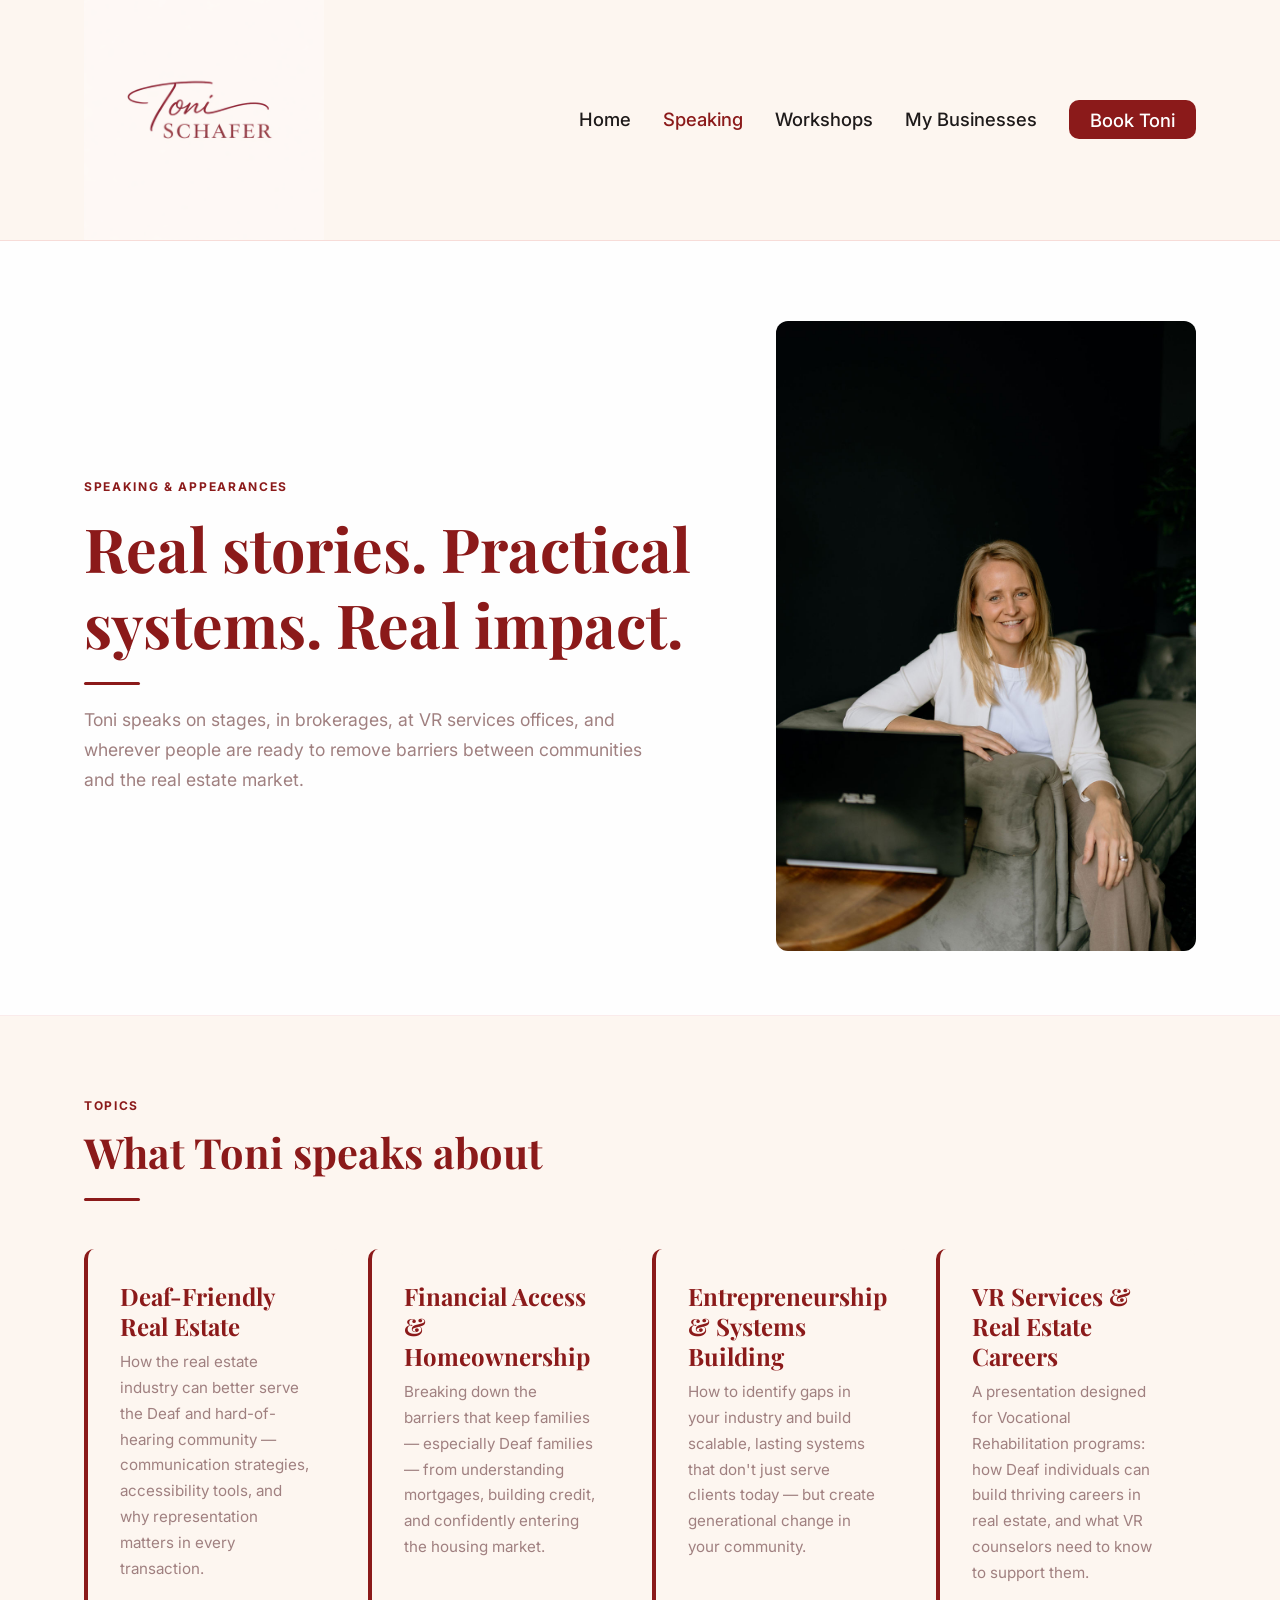
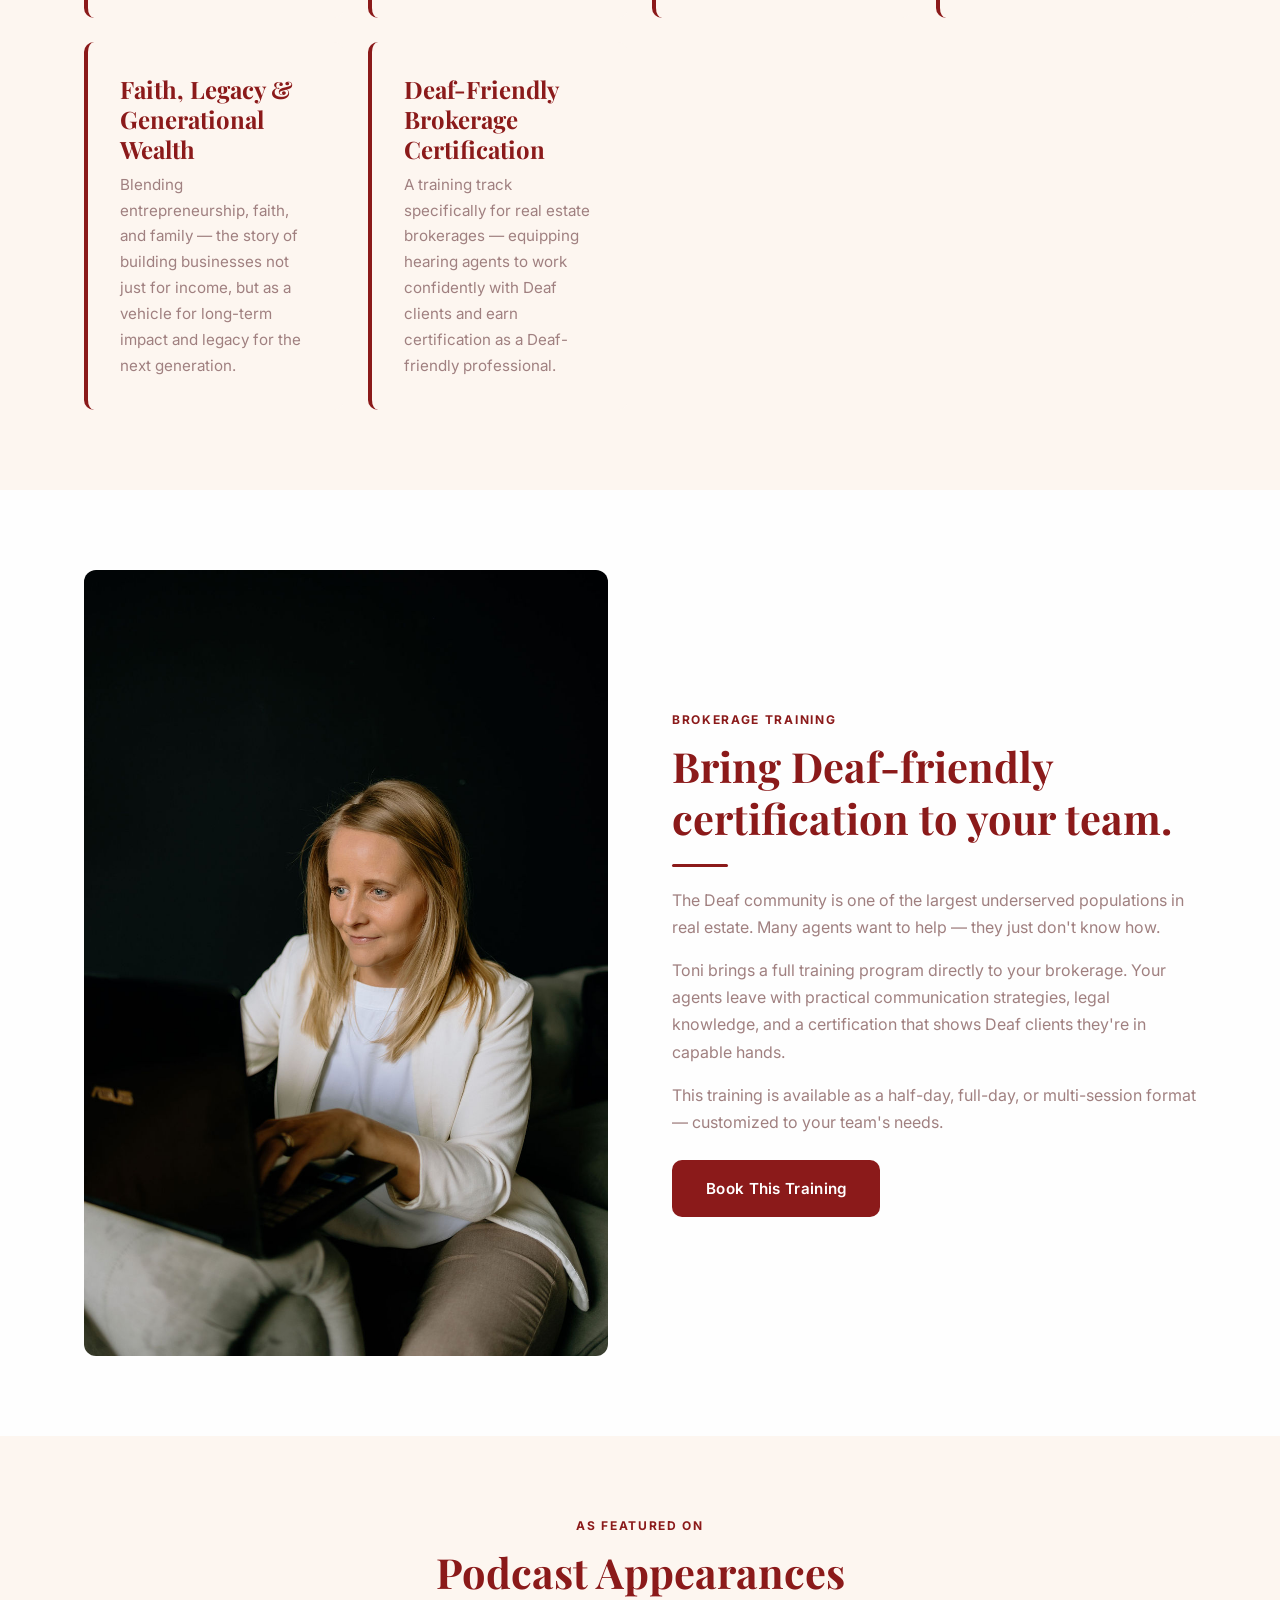
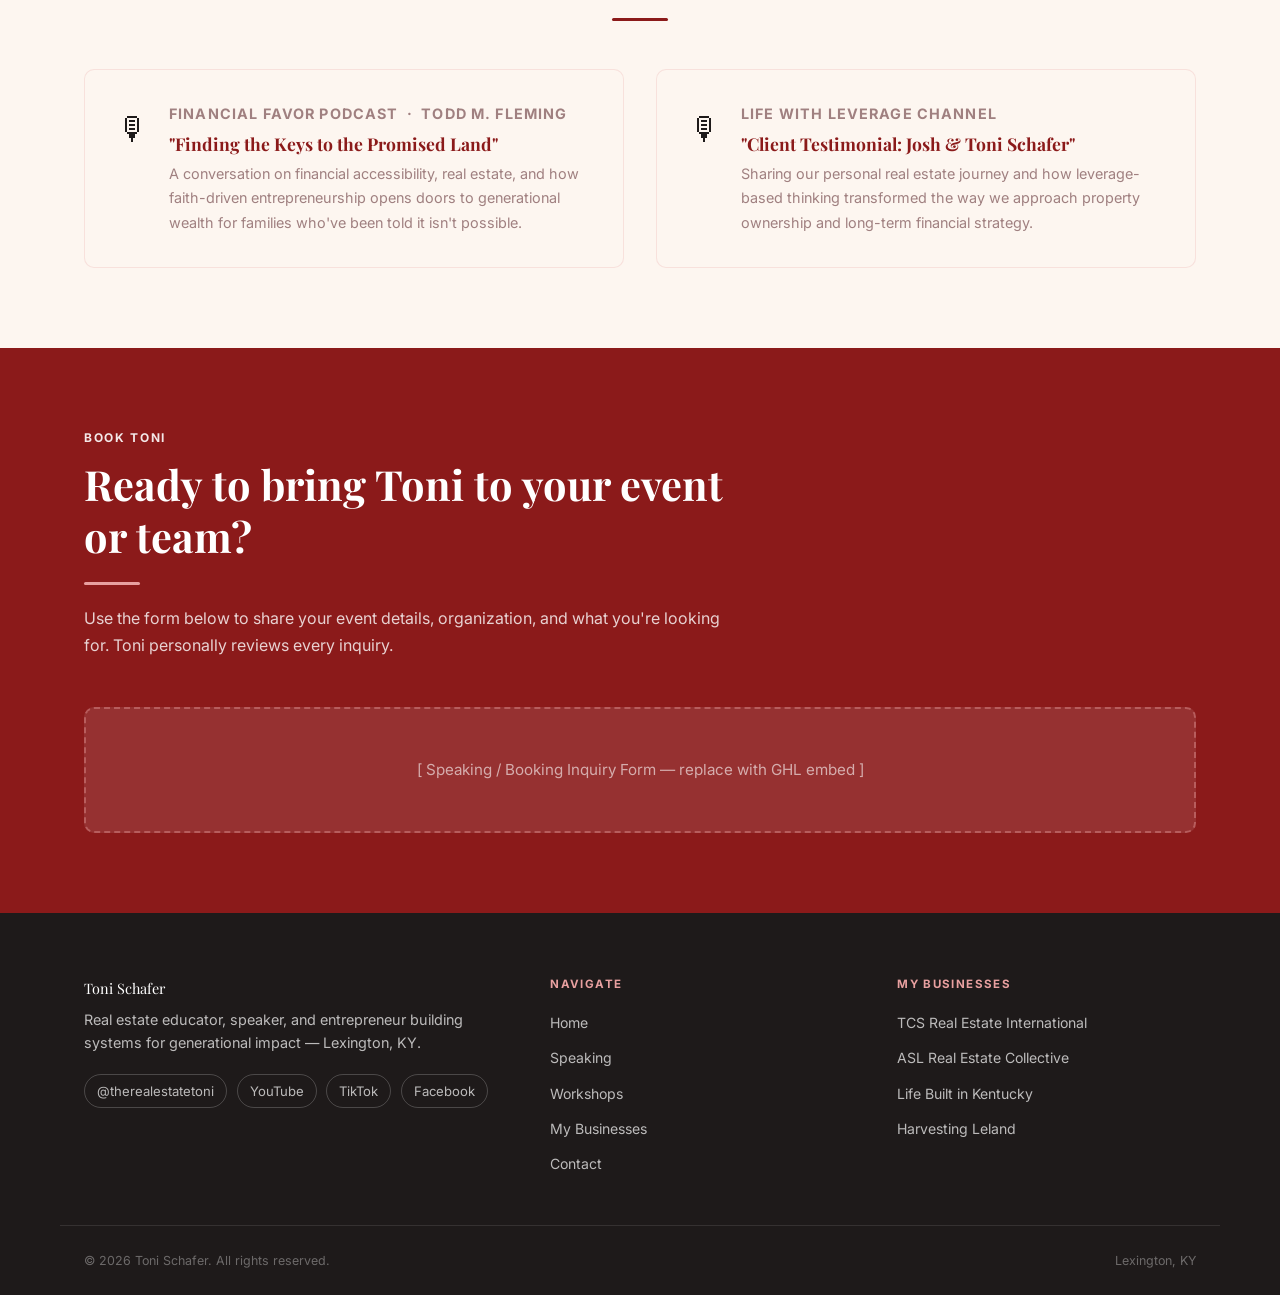
<file: speaking.html>
<!DOCTYPE html>
<html lang="en">
<head>
  <meta charset="UTF-8" />
  <meta name="viewport" content="width=device-width, initial-scale=1.0" />
  <title>Speaking — Toni Schafer</title>
  <meta name="description" content="Book Toni Schafer to speak at your conference, brokerage, or VR services event. Topics include Deaf-accessible real estate, financial literacy, and entrepreneurship." />
  <link rel="canonical" href="https://tonishafer.com/speaking.html" />
  <link rel="preconnect" href="https://fonts.googleapis.com" />
  <link rel="preconnect" href="https://fonts.gstatic.com" crossorigin />
  <link href="https://fonts.googleapis.com/css2?family=Playfair+Display:ital,wght@0,400;0,600;0,700;1,400&family=Inter:wght@400;500;600;700&display=swap" rel="stylesheet" />
  <link rel="stylesheet" href="css/global.css" />
</head>
<body>

  <a href="#main-content" class="skip-link">Skip to main content</a>

  <!-- NAV -->
  <nav class="nav" id="nav" aria-label="Main navigation">
    <div class="nav__inner">
      <a href="index.html" class="nav__logo"><img src="images/logo-signature.png" alt="Toni Schafer" class="nav__logo-img" /></a>
      <ul class="nav__links" id="navLinks" role="list">
        <li><a href="index.html">Home</a></li>
        <li><a href="speaking.html" class="active" aria-current="page">Speaking</a></li>
        <li><a href="workshops.html">Workshops</a></li>
        <li><a href="businesses.html">My Businesses</a></li>
        <li><a href="contact.html" class="nav__cta">Book Toni</a></li>
      </ul>
      <button class="nav__toggle" id="navToggle" aria-label="Open navigation menu" aria-expanded="false" aria-controls="navLinks">&#9776;</button>
    </div>
  </nav>

  <main id="main-content">

    <!-- PAGE HERO -->
    <div class="page-hero">
      <div class="page-hero__inner">
        <div class="page-hero__text">
          <span class="section-eyebrow">Speaking &amp; Appearances</span>
          <h1>Real stories. Practical systems. Real impact.</h1>
          <div class="divider" role="presentation"></div>
          <p>Toni speaks on stages, in brokerages, at VR services offices, and wherever people are ready to remove barriers between communities and the real estate market.</p>
        </div>
        <div class="page-hero__photo">
          <img src="LO8A6099.jpg" alt="Toni Schafer seated on a couch with a laptop, working — professional educator and speaker" />
        </div>
      </div>
    </div>

    <!-- SPEAKING TOPICS -->
    <section style="padding: var(--section-pad);" aria-labelledby="topics-heading">
      <div class="container">
        <div class="section-header reveal">
          <span class="section-eyebrow">Topics</span>
          <h2 id="topics-heading">What Toni speaks about</h2>
          <div class="divider" role="presentation"></div>
        </div>
        <div class="topics-grid">
          <div class="topic-card reveal reveal-delay-1">
            <h3>Deaf-Friendly Real Estate</h3>
            <p>How the real estate industry can better serve the Deaf and hard-of-hearing community — communication strategies, accessibility tools, and why representation matters in every transaction.</p>
          </div>
          <div class="topic-card reveal reveal-delay-2">
            <h3>Financial Access &amp; Homeownership</h3>
            <p>Breaking down the barriers that keep families — especially Deaf families — from understanding mortgages, building credit, and confidently entering the housing market.</p>
          </div>
          <div class="topic-card reveal reveal-delay-3">
            <h3>Entrepreneurship &amp; Systems Building</h3>
            <p>How to identify gaps in your industry and build scalable, lasting systems that don't just serve clients today — but create generational change in your community.</p>
          </div>
          <div class="topic-card reveal reveal-delay-4">
            <h3>VR Services &amp; Real Estate Careers</h3>
            <p>A presentation designed for Vocational Rehabilitation programs: how Deaf individuals can build thriving careers in real estate, and what VR counselors need to know to support them.</p>
          </div>
          <div class="topic-card reveal reveal-delay-1">
            <h3>Faith, Legacy &amp; Generational Wealth</h3>
            <p>Blending entrepreneurship, faith, and family — the story of building businesses not just for income, but as a vehicle for long-term impact and legacy for the next generation.</p>
          </div>
          <div class="topic-card reveal reveal-delay-2">
            <h3>Deaf-Friendly Brokerage Certification</h3>
            <p>A training track specifically for real estate brokerages — equipping hearing agents to work confidently with Deaf clients and earn certification as a Deaf-friendly professional.</p>
          </div>
        </div>
      </div>
    </section>

    <!-- BROKERAGE TRAINING FEATURE -->
    <section class="bg-warm" style="padding: var(--section-pad);" aria-labelledby="brokerage-heading">
      <div class="container">
        <div class="brokerage-block">
          <div class="brokerage-block__photo reveal">
            <img src="LO8A6111.jpg" alt="Toni Schafer focused on her laptop — Deaf-friendly brokerage trainer" />
          </div>
          <div class="brokerage-block__content reveal reveal-delay-1">
            <span class="section-eyebrow">Brokerage Training</span>
            <h2 id="brokerage-heading">Bring Deaf-friendly certification to your team.</h2>
            <div class="divider" role="presentation"></div>
            <p>The Deaf community is one of the largest underserved populations in real estate. Many agents want to help — they just don't know how.</p>
            <p>Toni brings a full training program directly to your brokerage. Your agents leave with practical communication strategies, legal knowledge, and a certification that shows Deaf clients they're in capable hands.</p>
            <p>This training is available as a half-day, full-day, or multi-session format — customized to your team's needs.</p>
            <a href="contact.html" class="btn btn-primary" aria-label="Book Deaf-friendly brokerage certification training">Book This Training</a>
          </div>
        </div>
      </div>
    </section>

    <!-- PODCAST APPEARANCES -->
    <section style="padding: var(--section-pad);" aria-labelledby="podcasts-heading">
      <div class="container">
        <div class="section-header centered reveal">
          <span class="section-eyebrow">As Featured On</span>
          <h2 id="podcasts-heading">Podcast Appearances</h2>
          <div class="divider centered" role="presentation"></div>
        </div>
        <div class="podcasts__grid">
          <article class="podcast-card reveal reveal-delay-1">
            <div class="podcast-card__badge" aria-hidden="true">🎙</div>
            <div class="podcast-card__content">
              <p class="podcast-card__show">Financial Favor Podcast &nbsp;·&nbsp; Todd M. Fleming</p>
              <h3>"Finding the Keys to the Promised Land"</h3>
              <p>A conversation on financial accessibility, real estate, and how faith-driven entrepreneurship opens doors to generational wealth for families who've been told it isn't possible.</p>
            </div>
          </article>
          <article class="podcast-card reveal reveal-delay-2">
            <div class="podcast-card__badge" aria-hidden="true">🎙</div>
            <div class="podcast-card__content">
              <p class="podcast-card__show">Life With Leverage Channel</p>
              <h3>"Client Testimonial: Josh &amp; Toni Schafer"</h3>
              <p>Sharing our personal real estate journey and how leverage-based thinking transformed the way we approach property ownership and long-term financial strategy.</p>
            </div>
          </article>
        </div>
      </div>
    </section>

    <!-- BOOKING CTA -->
    <section class="bg-crimson" style="padding: var(--section-pad);" aria-labelledby="booking-heading">
      <div class="container">
        <div class="reveal" style="max-width:640px; margin-bottom:3rem;">
          <span class="section-eyebrow">Book Toni</span>
          <h2 id="booking-heading">Ready to bring Toni to your event or team?</h2>
          <div class="divider white" role="presentation"></div>
          <p>Use the form below to share your event details, organization, and what you're looking for. Toni personally reviews every inquiry.</p>
        </div>
        <!-- GHL FORM — replace the div below with your embed code -->
        <div class="form-placeholder" style="background: rgba(255,255,255,0.1); border-color: rgba(232,160,160,0.4); color: rgba(255,255,255,0.6);" role="region" aria-label="Speaking and booking inquiry form">
          [ Speaking / Booking Inquiry Form — replace with GHL embed ]
        </div>
      </div>
    </section>

  </main>

  <!-- FOOTER -->
  <footer class="footer" aria-label="Site footer">
    <div class="footer__inner">
      <div class="footer__brand">
        <p class="footer__name">Toni Schafer</p>
        <p>Real estate educator, speaker, and entrepreneur building systems for generational impact — Lexington, KY.</p>
        <nav class="footer__social" aria-label="Social media links">
          <a href="https://www.instagram.com/therealestatetoni/" target="_blank" rel="noopener" aria-label="Instagram: @therealestatetoni — opens in new tab">@therealestatetoni</a>
          <a href="https://www.youtube.com/@TherealestateToni" target="_blank" rel="noopener" aria-label="YouTube channel — opens in new tab">YouTube</a>
          <a href="https://www.tiktok.com/@therealestatetoni" target="_blank" rel="noopener" aria-label="TikTok: @therealestatetoni — opens in new tab">TikTok</a>
          <a href="https://www.facebook.com/tonischaferrealtor" target="_blank" rel="noopener" aria-label="Facebook: Toni Schafer Realtor — opens in new tab">Facebook</a>
        </nav>
      </div>
      <nav class="footer__col" aria-label="Site navigation">
        <h4>Navigate</h4>
        <ul>
          <li><a href="index.html">Home</a></li>
          <li><a href="speaking.html">Speaking</a></li>
          <li><a href="workshops.html">Workshops</a></li>
          <li><a href="businesses.html">My Businesses</a></li>
          <li><a href="contact.html">Contact</a></li>
        </ul>
      </nav>
      <nav class="footer__col" aria-label="Business websites">
        <h4>My Businesses</h4>
        <ul>
          <li><a href="https://tcsrealestateinternational.com" target="_blank" rel="noopener" aria-label="TCS Real Estate International — opens in new tab">TCS Real Estate International</a></li>
          <li><a href="https://aslrealestatecollective.com" target="_blank" rel="noopener" aria-label="ASL Real Estate Collective — opens in new tab">ASL Real Estate Collective</a></li>
          <li><a href="https://lifebuiltinkentucky.com" target="_blank" rel="noopener" aria-label="Life Built in Kentucky — opens in new tab">Life Built in Kentucky</a></li>
          <li><a href="https://harvestingleland.com" target="_blank" rel="noopener" aria-label="Harvesting Leland — opens in new tab">Harvesting Leland</a></li>
        </ul>
      </nav>
    </div>
    <div class="footer__bottom">
      <span>&copy; 2026 Toni Schafer. All rights reserved.</span>
      <span>Lexington, KY</span>
    </div>
  </footer>

  <script>
    const nav = document.getElementById('nav');
    window.addEventListener('scroll', () => {
      nav.classList.toggle('scrolled', window.scrollY > 20);
    });
    const toggle = document.getElementById('navToggle');
    const links = document.getElementById('navLinks');
    toggle.addEventListener('click', () => {
      const isOpen = links.classList.toggle('open');
      toggle.setAttribute('aria-expanded', String(isOpen));
      toggle.setAttribute('aria-label', isOpen ? 'Close navigation menu' : 'Open navigation menu');
    });
    const reveals = document.querySelectorAll('.reveal');
    const observer = new IntersectionObserver((entries) => {
      entries.forEach(e => {
        if (e.isIntersecting) { e.target.classList.add('visible'); observer.unobserve(e.target); }
      });
    }, { threshold: 0.1 });
    reveals.forEach(el => observer.observe(el));
  </script>

</body>
</html>
</file>
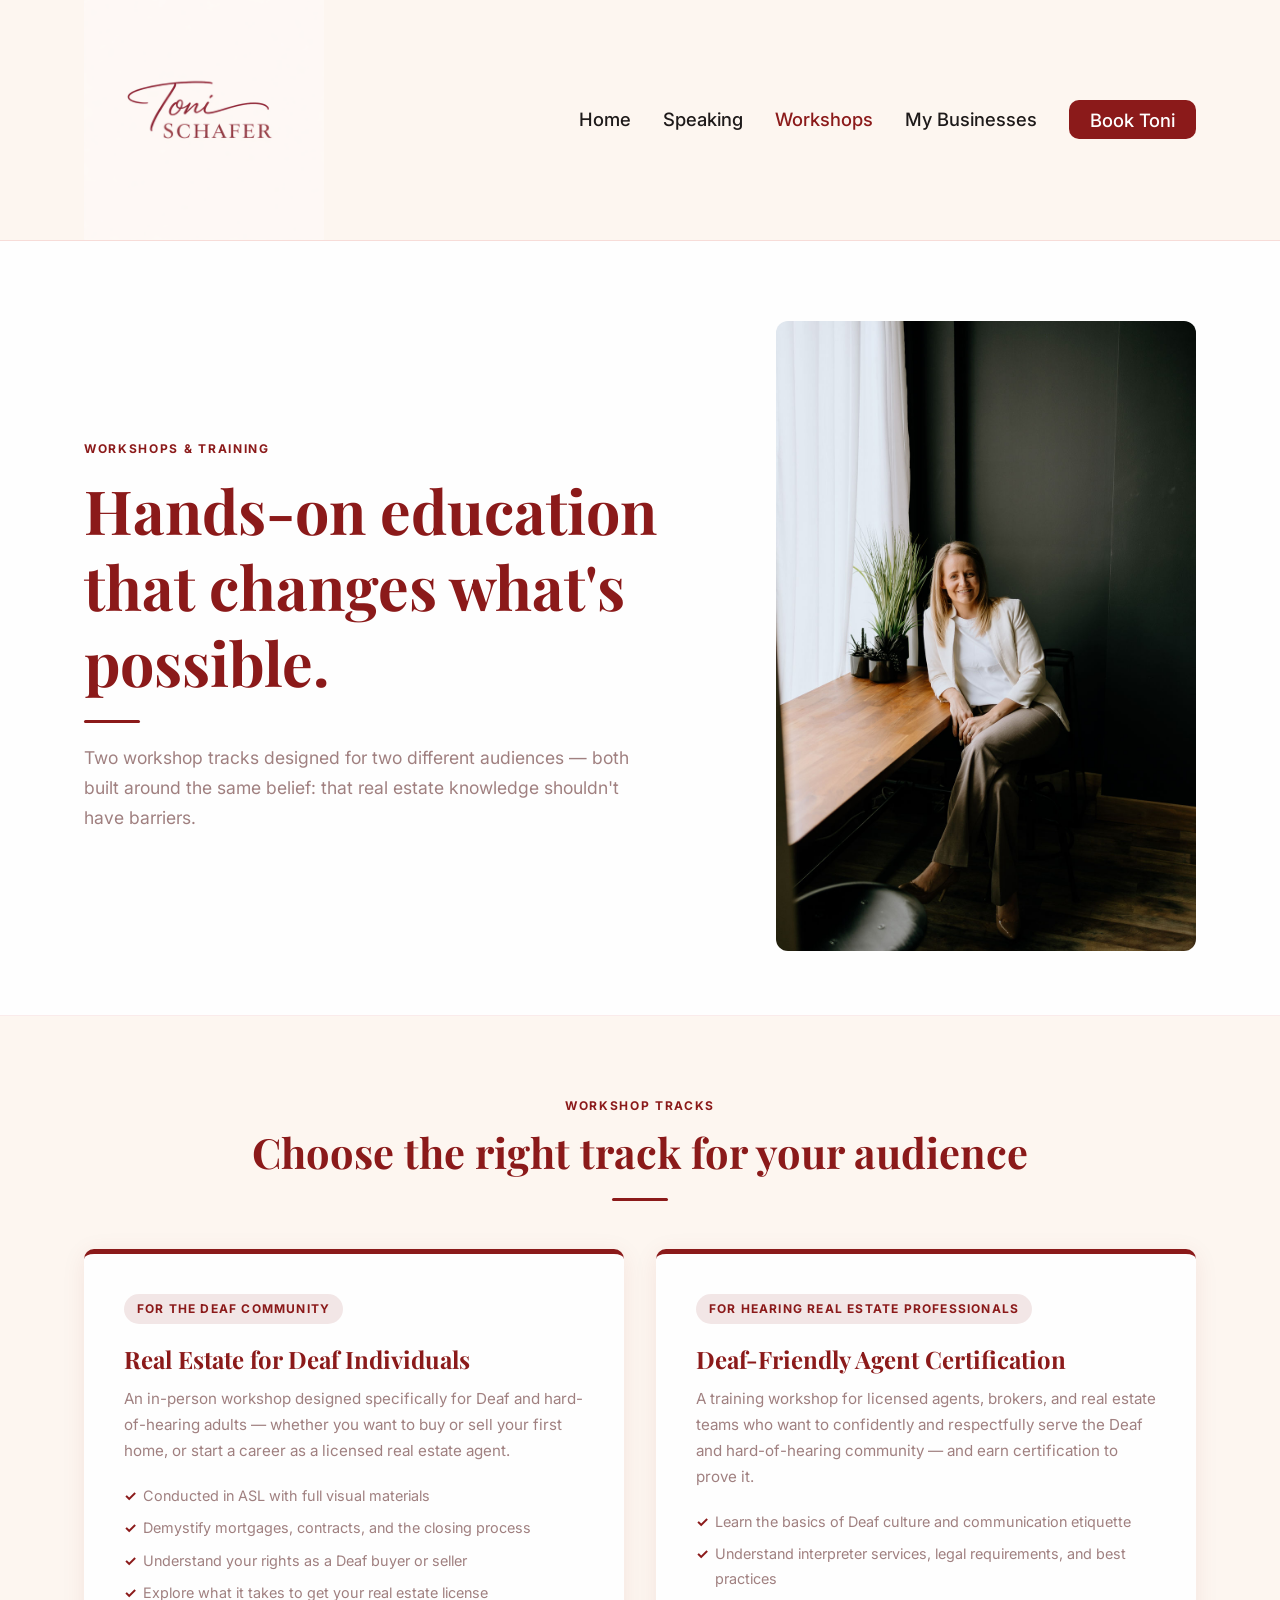
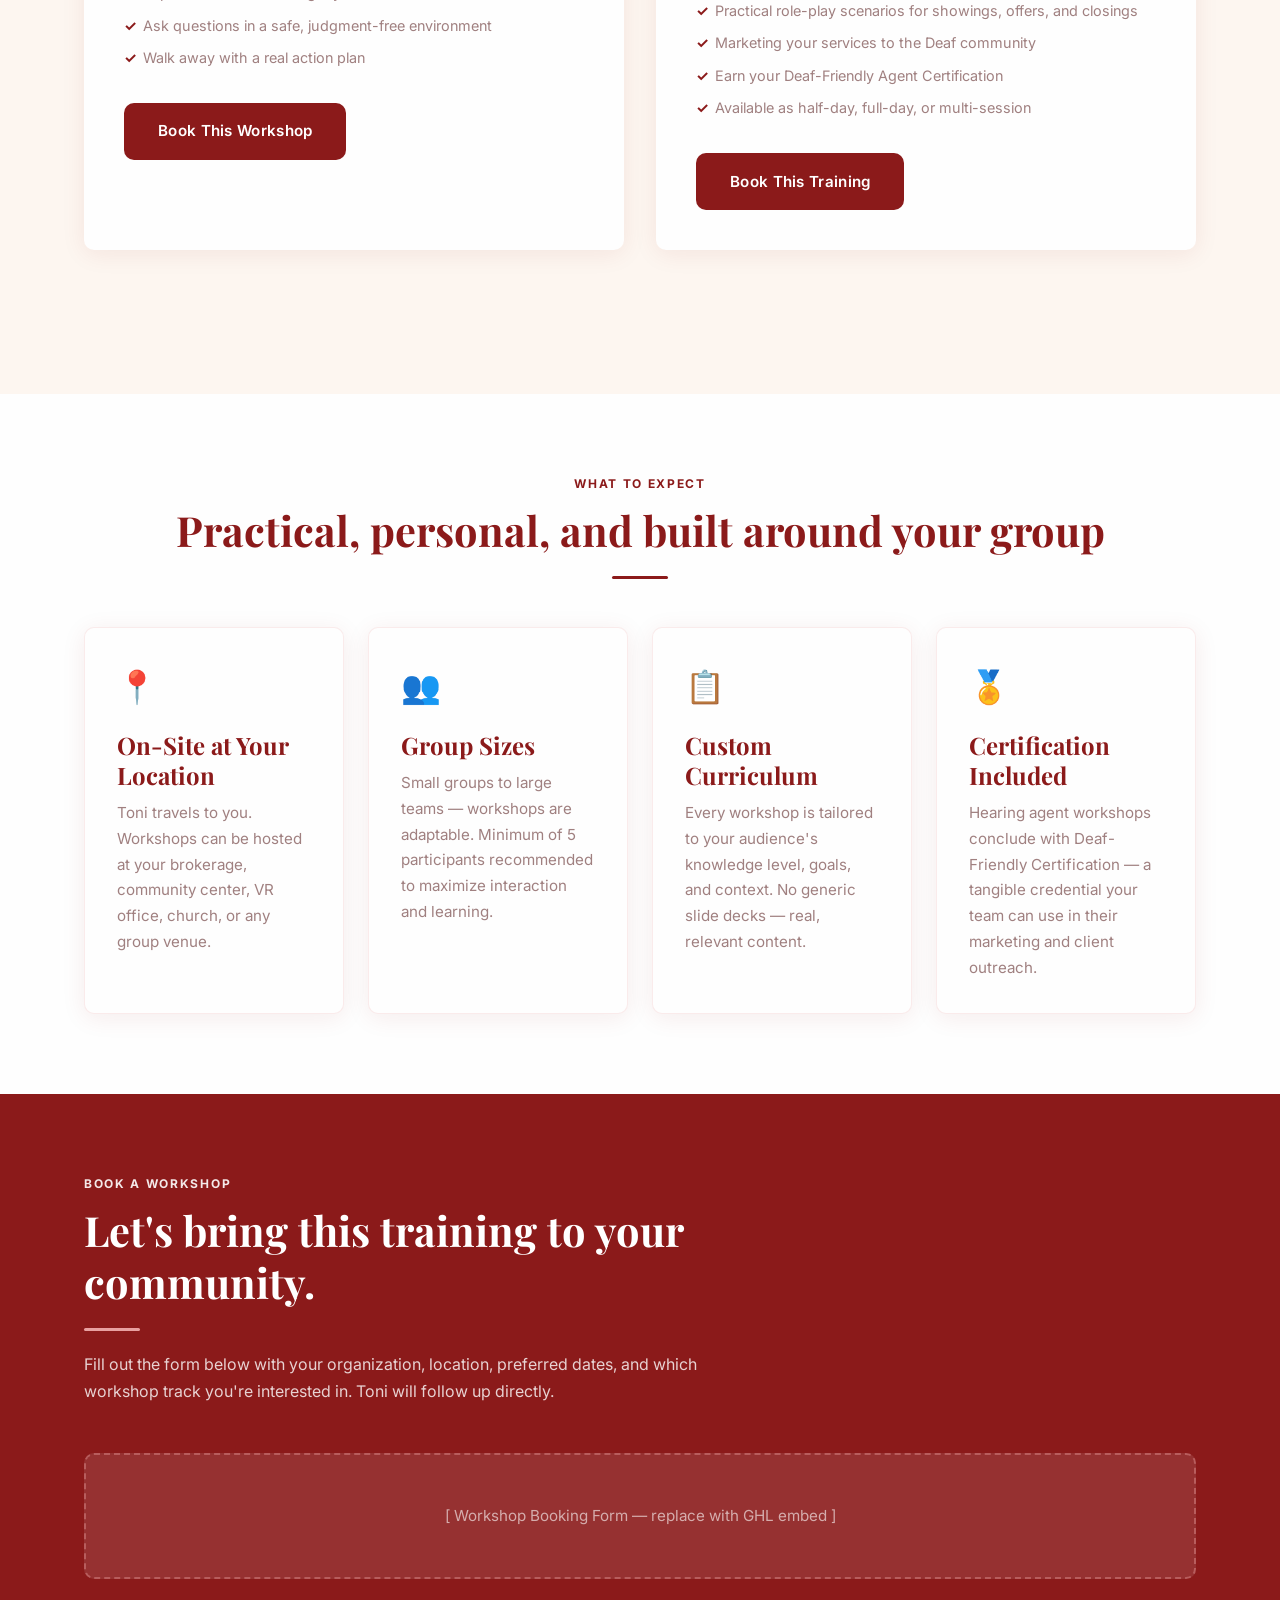
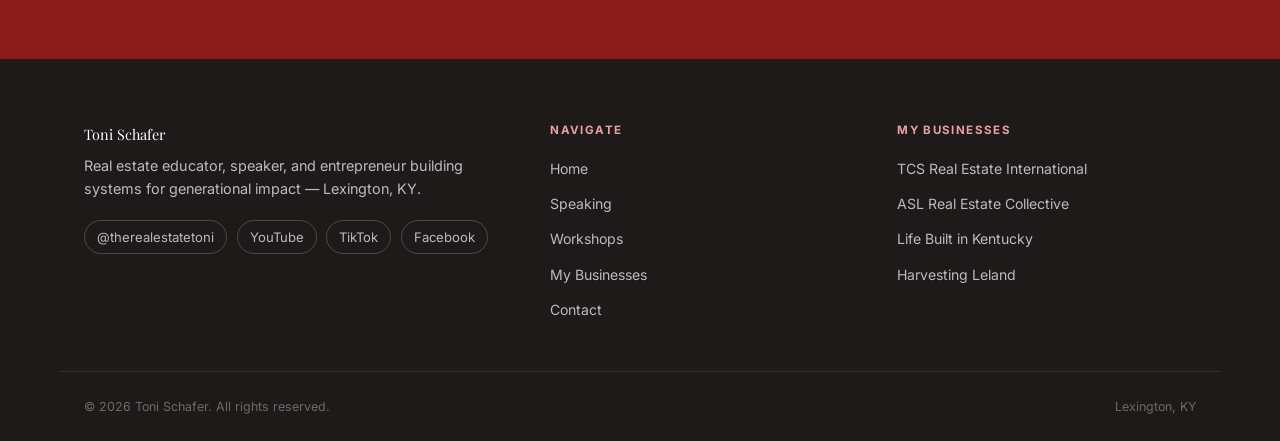
<file: workshops.html>
<!DOCTYPE html>
<html lang="en">
<head>
  <meta charset="UTF-8" />
  <meta name="viewport" content="width=device-width, initial-scale=1.0" />
  <title>Workshops — Toni Schafer</title>
  <meta name="description" content="Book Toni Schafer for in-person real estate workshops — for Deaf individuals ready to enter real estate, and for hearing agents who want to earn Deaf-friendly certification." />
  <link rel="canonical" href="https://tonishafer.com/workshops.html" />
  <link rel="preconnect" href="https://fonts.googleapis.com" />
  <link rel="preconnect" href="https://fonts.gstatic.com" crossorigin />
  <link href="https://fonts.googleapis.com/css2?family=Playfair+Display:ital,wght@0,400;0,600;0,700;1,400&family=Inter:wght@400;500;600;700&display=swap" rel="stylesheet" />
  <link rel="stylesheet" href="css/global.css" />
</head>
<body>

  <a href="#main-content" class="skip-link">Skip to main content</a>

  <!-- NAV -->
  <nav class="nav" id="nav" aria-label="Main navigation">
    <div class="nav__inner">
      <a href="index.html" class="nav__logo"><img src="images/logo-signature.png" alt="Toni Schafer" class="nav__logo-img" /></a>
      <ul class="nav__links" id="navLinks" role="list">
        <li><a href="index.html">Home</a></li>
        <li><a href="speaking.html">Speaking</a></li>
        <li><a href="workshops.html" class="active" aria-current="page">Workshops</a></li>
        <li><a href="businesses.html">My Businesses</a></li>
        <li><a href="contact.html" class="nav__cta">Book Toni</a></li>
      </ul>
      <button class="nav__toggle" id="navToggle" aria-label="Open navigation menu" aria-expanded="false" aria-controls="navLinks">&#9776;</button>
    </div>
  </nav>

  <main id="main-content">

    <!-- PAGE HERO -->
    <div class="page-hero">
      <div class="page-hero__inner">
        <div class="page-hero__text">
          <span class="section-eyebrow">Workshops &amp; Training</span>
          <h1>Hands-on education that changes what's possible.</h1>
          <div class="divider" role="presentation"></div>
          <p>Two workshop tracks designed for two different audiences — both built around the same belief: that real estate knowledge shouldn't have barriers.</p>
        </div>
        <div class="page-hero__photo">
          <img src="LO8A6216.jpg" alt="Toni Schafer sitting at a wooden desk by a window, smiling — workshop facilitator and educator" />
        </div>
      </div>
    </div>

    <!-- TWO TRACKS -->
    <section style="padding: var(--section-pad);" aria-labelledby="tracks-heading">
      <div class="container">
        <div class="section-header centered reveal">
          <span class="section-eyebrow">Workshop Tracks</span>
          <h2 id="tracks-heading">Choose the right track for your audience</h2>
          <div class="divider centered" role="presentation"></div>
        </div>
        <div class="workshops-tracks">

          <!-- Track 1: Deaf Community -->
          <div class="track-card reveal reveal-delay-1">
            <span class="track-card__badge">For the Deaf Community</span>
            <h3>Real Estate for Deaf Individuals</h3>
            <p>An in-person workshop designed specifically for Deaf and hard-of-hearing adults — whether you want to buy or sell your first home, or start a career as a licensed real estate agent.</p>
            <ul>
              <li>Conducted in ASL with full visual materials</li>
              <li>Demystify mortgages, contracts, and the closing process</li>
              <li>Understand your rights as a Deaf buyer or seller</li>
              <li>Explore what it takes to get your real estate license</li>
              <li>Ask questions in a safe, judgment-free environment</li>
              <li>Walk away with a real action plan</li>
            </ul>
            <a href="contact.html" class="btn btn-primary" aria-label="Book the Real Estate for Deaf Individuals workshop">Book This Workshop</a>
          </div>

          <!-- Track 2: Hearing Agents -->
          <div class="track-card reveal reveal-delay-2">
            <span class="track-card__badge">For Hearing Real Estate Professionals</span>
            <h3>Deaf-Friendly Agent Certification</h3>
            <p>A training workshop for licensed agents, brokers, and real estate teams who want to confidently and respectfully serve the Deaf and hard-of-hearing community — and earn certification to prove it.</p>
            <ul>
              <li>Learn the basics of Deaf culture and communication etiquette</li>
              <li>Understand interpreter services, legal requirements, and best practices</li>
              <li>Practical role-play scenarios for showings, offers, and closings</li>
              <li>Marketing your services to the Deaf community</li>
              <li>Earn your Deaf-Friendly Agent Certification</li>
              <li>Available as half-day, full-day, or multi-session</li>
            </ul>
            <a href="contact.html" class="btn btn-primary" aria-label="Book the Deaf-Friendly Agent Certification training for hearing professionals">Book This Training</a>
          </div>

        </div>
      </div>
    </section>

    <!-- WHAT TO EXPECT -->
    <section class="bg-warm" style="padding: var(--section-pad);" aria-labelledby="expect-heading">
      <div class="container">
        <div class="section-header centered reveal">
          <span class="section-eyebrow">What to Expect</span>
          <h2 id="expect-heading">Practical, personal, and built around your group</h2>
          <div class="divider centered" role="presentation"></div>
        </div>
        <div style="display: grid; grid-template-columns: repeat(auto-fit, minmax(240px, 1fr)); gap: 1.5rem;">
          <div class="card reveal reveal-delay-1">
            <div class="card__icon" aria-hidden="true">📍</div>
            <h3>On-Site at Your Location</h3>
            <p>Toni travels to you. Workshops can be hosted at your brokerage, community center, VR office, church, or any group venue.</p>
          </div>
          <div class="card reveal reveal-delay-2">
            <div class="card__icon" aria-hidden="true">👥</div>
            <h3>Group Sizes</h3>
            <p>Small groups to large teams — workshops are adaptable. Minimum of 5 participants recommended to maximize interaction and learning.</p>
          </div>
          <div class="card reveal reveal-delay-3">
            <div class="card__icon" aria-hidden="true">📋</div>
            <h3>Custom Curriculum</h3>
            <p>Every workshop is tailored to your audience's knowledge level, goals, and context. No generic slide decks — real, relevant content.</p>
          </div>
          <div class="card reveal reveal-delay-4">
            <div class="card__icon" aria-hidden="true">🏅</div>
            <h3>Certification Included</h3>
            <p>Hearing agent workshops conclude with Deaf-Friendly Certification — a tangible credential your team can use in their marketing and client outreach.</p>
          </div>
        </div>
      </div>
    </section>

    <!-- BOOKING FORM -->
    <section class="bg-crimson" style="padding: var(--section-pad);" aria-labelledby="book-workshop-heading">
      <div class="container">
        <div class="reveal" style="max-width:640px; margin-bottom:3rem;">
          <span class="section-eyebrow">Book a Workshop</span>
          <h2 id="book-workshop-heading">Let's bring this training to your community.</h2>
          <div class="divider white" role="presentation"></div>
          <p>Fill out the form below with your organization, location, preferred dates, and which workshop track you're interested in. Toni will follow up directly.</p>
        </div>
        <!-- GHL FORM — replace the div below with your embed code -->
        <div class="form-placeholder" style="background: rgba(255,255,255,0.1); border-color: rgba(232,160,160,0.4); color: rgba(255,255,255,0.6);" role="region" aria-label="Workshop booking inquiry form">
          [ Workshop Booking Form — replace with GHL embed ]
        </div>
      </div>
    </section>

  </main>

  <!-- FOOTER -->
  <footer class="footer" aria-label="Site footer">
    <div class="footer__inner">
      <div class="footer__brand">
        <p class="footer__name">Toni Schafer</p>
        <p>Real estate educator, speaker, and entrepreneur building systems for generational impact — Lexington, KY.</p>
        <nav class="footer__social" aria-label="Social media links">
          <a href="https://www.instagram.com/therealestatetoni/" target="_blank" rel="noopener" aria-label="Instagram: @therealestatetoni — opens in new tab">@therealestatetoni</a>
          <a href="https://www.youtube.com/@TherealestateToni" target="_blank" rel="noopener" aria-label="YouTube channel — opens in new tab">YouTube</a>
          <a href="https://www.tiktok.com/@therealestatetoni" target="_blank" rel="noopener" aria-label="TikTok: @therealestatetoni — opens in new tab">TikTok</a>
          <a href="https://www.facebook.com/tonischaferrealtor" target="_blank" rel="noopener" aria-label="Facebook: Toni Schafer Realtor — opens in new tab">Facebook</a>
        </nav>
      </div>
      <nav class="footer__col" aria-label="Site navigation">
        <h4>Navigate</h4>
        <ul>
          <li><a href="index.html">Home</a></li>
          <li><a href="speaking.html">Speaking</a></li>
          <li><a href="workshops.html">Workshops</a></li>
          <li><a href="businesses.html">My Businesses</a></li>
          <li><a href="contact.html">Contact</a></li>
        </ul>
      </nav>
      <nav class="footer__col" aria-label="Business websites">
        <h4>My Businesses</h4>
        <ul>
          <li><a href="https://tcsrealestateinternational.com" target="_blank" rel="noopener" aria-label="TCS Real Estate International — opens in new tab">TCS Real Estate International</a></li>
          <li><a href="https://aslrealestatecollective.com" target="_blank" rel="noopener" aria-label="ASL Real Estate Collective — opens in new tab">ASL Real Estate Collective</a></li>
          <li><a href="https://lifebuiltinkentucky.com" target="_blank" rel="noopener" aria-label="Life Built in Kentucky — opens in new tab">Life Built in Kentucky</a></li>
          <li><a href="https://harvestingleland.com" target="_blank" rel="noopener" aria-label="Harvesting Leland — opens in new tab">Harvesting Leland</a></li>
        </ul>
      </nav>
    </div>
    <div class="footer__bottom">
      <span>&copy; 2026 Toni Schafer. All rights reserved.</span>
      <span>Lexington, KY</span>
    </div>
  </footer>

  <script>
    const nav = document.getElementById('nav');
    window.addEventListener('scroll', () => {
      nav.classList.toggle('scrolled', window.scrollY > 20);
    });
    const toggle = document.getElementById('navToggle');
    const links = document.getElementById('navLinks');
    toggle.addEventListener('click', () => {
      const isOpen = links.classList.toggle('open');
      toggle.setAttribute('aria-expanded', String(isOpen));
      toggle.setAttribute('aria-label', isOpen ? 'Close navigation menu' : 'Open navigation menu');
    });
    const reveals = document.querySelectorAll('.reveal');
    const observer = new IntersectionObserver((entries) => {
      entries.forEach(e => {
        if (e.isIntersecting) { e.target.classList.add('visible'); observer.unobserve(e.target); }
      });
    }, { threshold: 0.1 });
    reveals.forEach(el => observer.observe(el));
  </script>

</body>
</html>
</file>
<file: css/global.css>
/* ================================================
   TONI SCHAFER — GLOBAL STYLES
   tonishafer.com
   ================================================ */

/* CUSTOM PROPERTIES */
:root {
  --crimson: #8B1A1A;
  --blush: #E8A0A0;
  --cream: #FDF6F0;
  --warm-white: #FEFEFE;
  --ink: #1E1A1A;
  --mist: #A08080;

  --font-display: 'Playfair Display', Georgia, serif;
  --font-body: 'Inter', system-ui, sans-serif;

  --max-width: 1160px;
  --section-pad: 5rem 1.5rem;
  --radius: 10px;
  --shadow: 0 4px 24px rgba(139, 26, 26, 0.08);
  --transition: 0.25s ease;
}

/* VISUALLY HIDDEN — readable by screen readers, invisible on screen */
.visually-hidden {
  position: absolute;
  width: 1px;
  height: 1px;
  padding: 0;
  margin: -1px;
  overflow: hidden;
  clip: rect(0,0,0,0);
  white-space: nowrap;
  border: 0;
}

/* SKIP LINK */
.skip-link {
  position: absolute;
  top: -100%;
  left: 1rem;
  background: var(--crimson);
  color: #fff;
  padding: 0.75rem 1.5rem;
  font-weight: 600;
  font-size: 0.9rem;
  border-radius: 0 0 var(--radius) var(--radius);
  z-index: 9999;
  transition: top 0.2s ease;
  text-decoration: none;
}
.skip-link:focus { top: 0; }

/* FOCUS STYLES — WCAG 2.4.7 */
:focus-visible {
  outline: 2px solid var(--crimson);
  outline-offset: 3px;
  border-radius: 2px;
}
.bg-crimson :focus-visible { outline-color: #fff; }

/* RESET */
*, *::before, *::after { box-sizing: border-box; margin: 0; padding: 0; }
html { scroll-behavior: smooth; }
body {
  font-family: var(--font-body);
  background: var(--cream);
  color: var(--ink);
  line-height: 1.7;
  font-size: 1rem;
}
img { display: block; max-width: 100%; height: auto; }
a { color: inherit; text-decoration: none; }
ul { list-style: none; }

/* TYPOGRAPHY */
h1, h2, h3, h4 {
  font-family: var(--font-display);
  color: var(--crimson);
  line-height: 1.25;
}
h1 { font-size: clamp(2.4rem, 5vw, 3.8rem); }
h2 { font-size: clamp(1.75rem, 3.5vw, 2.6rem); }
h3 { font-size: clamp(1.15rem, 2.5vw, 1.5rem); }
p { max-width: 65ch; }

/* LAYOUT */
.container {
  max-width: var(--max-width);
  margin: 0 auto;
  padding: 0 1.5rem;
}
section { padding: var(--section-pad); }
.bg-warm { background: var(--warm-white); }
.bg-crimson { background: var(--crimson); }

/* BUTTONS */
.btn {
  display: inline-block;
  padding: 0.85rem 2rem;
  border-radius: var(--radius);
  font-family: var(--font-body);
  font-weight: 600;
  font-size: 0.95rem;
  cursor: pointer;
  transition: var(--transition);
  border: 2px solid transparent;
  letter-spacing: 0.02em;
}
.btn-primary {
  background: var(--crimson);
  color: #fff;
}
.btn-primary:hover { background: #a82020; }
.btn-outline {
  background: transparent;
  color: var(--crimson);
  border-color: var(--crimson);
}
.btn-outline:hover { background: var(--crimson); color: #fff; }
.btn-white {
  background: #fff;
  color: var(--crimson);
}
.btn-white:hover { background: var(--cream); }

/* NAV */
.nav {
  position: sticky;
  top: 0;
  z-index: 200;
  background: var(--cream);
  border-bottom: 1px solid rgba(232, 160, 160, 0.3);
  transition: box-shadow var(--transition);
}
.nav.scrolled { box-shadow: 0 2px 20px rgba(139, 26, 26, 0.1); }
.nav__inner {
  max-width: var(--max-width);
  margin: 0 auto;
  padding: 0 1.5rem;
  display: flex;
  align-items: center;
  justify-content: space-between;
  gap: 2rem;
}
.nav__logo {
  display: flex;
  align-items: center;
}
.nav__logo-img {
  height: 240px;
  width: auto;
  display: block;
}
.nav__links {
  display: flex;
  align-items: center;
  gap: 2rem;
}
.nav__links a {
  font-size: 1.15rem;
  font-weight: 500;
  color: var(--ink);
  transition: color var(--transition);
}
.nav__links a:hover,
.nav__links a.active { color: var(--crimson); }
.nav__cta {
  background: var(--crimson);
  color: #fff !important;
  padding: 0.55rem 1.3rem;
  border-radius: var(--radius);
}
.nav__cta:hover { background: #a82020 !important; }
.nav__toggle {
  display: none;
  background: none;
  border: none;
  cursor: pointer;
  color: var(--crimson);
  font-size: 1.5rem;
  line-height: 1;
}

/* DIVIDER */
.divider {
  width: 56px;
  height: 3px;
  background: var(--crimson);
  border-radius: 2px;
  margin: 1.25rem 0;
}
.divider.centered { margin: 1.25rem auto; }
.divider.white { background: var(--blush); }

/* SECTION HEADER */
.section-eyebrow {
  display: block;
  font-size: 0.75rem;
  font-weight: 700;
  letter-spacing: 0.14em;
  text-transform: uppercase;
  color: var(--crimson);
  margin-bottom: 0.6rem;
}
.section-header { margin-bottom: 3rem; }
.section-header h2 { margin-bottom: 0.5rem; }
.section-header p { font-size: 1.05rem; color: var(--mist); }
.section-header.centered { text-align: center; }
.section-header.centered p { margin: 0 auto; }
.bg-crimson .section-eyebrow { color: rgba(255,255,255,0.9); } /* blush fails 4.5:1 contrast on crimson — use near-white instead */
.bg-crimson h2 { color: #fff; }
.bg-crimson p { color: rgba(255,255,255,0.8); }
.bg-crimson .divider { background: var(--blush); }

/* CARDS */
.card {
  background: var(--warm-white);
  border-radius: var(--radius);
  padding: 2rem;
  box-shadow: var(--shadow);
  border: 1px solid rgba(232, 160, 160, 0.2);
  transition: transform var(--transition), box-shadow var(--transition);
}
.card:hover {
  transform: translateY(-4px);
  box-shadow: 0 8px 32px rgba(139, 26, 26, 0.13);
}
.card__icon { font-size: 2rem; margin-bottom: 1rem; }
.card h3 { margin-bottom: 0.6rem; }
.card p { font-size: 0.95rem; color: var(--mist); }
.card__link {
  display: inline-block;
  margin-top: 1.25rem;
  font-size: 0.88rem;
  font-weight: 600;
  color: var(--crimson);
  transition: color var(--transition);
}
.card__link:hover { color: var(--blush); }

/* PAGE HERO (inner pages) */
.page-hero {
  background: var(--warm-white);
  border-bottom: 1px solid rgba(232, 160, 160, 0.2);
}
.page-hero__inner {
  max-width: var(--max-width);
  margin: 0 auto;
  padding: 5rem 1.5rem 4rem;
  display: grid;
  grid-template-columns: 1fr 420px;
  gap: 4rem;
  align-items: center;
}
.page-hero__text .section-eyebrow { margin-bottom: 0.75rem; }
.page-hero__text h1 { margin-bottom: 1rem; }
.page-hero__text p {
  font-size: 1.1rem;
  color: var(--mist);
  max-width: 52ch;
}
.page-hero__photo img {
  width: 100%;
  border-radius: 12px;
  object-fit: cover;
}

/* FORM PLACEHOLDER */
.form-placeholder {
  background: var(--warm-white);
  border: 2px dashed var(--blush);
  border-radius: var(--radius);
  padding: 3rem 2rem;
  text-align: center;
  color: var(--mist);
  font-size: 0.95rem;
}

/* SCROLL REVEAL */
.reveal {
  opacity: 0;
  transform: translateY(28px);
  transition: opacity 0.65s ease, transform 0.65s ease;
}
.reveal.visible { opacity: 1; transform: none; }
.reveal-delay-1 { transition-delay: 0.1s; }
.reveal-delay-2 { transition-delay: 0.2s; }
.reveal-delay-3 { transition-delay: 0.3s; }
.reveal-delay-4 { transition-delay: 0.4s; }

/* ================================================
   HOMEPAGE
   ================================================ */

/* HERO */
.hero {
  background: var(--cream);
  padding: 4rem 1.5rem 3rem;
  overflow: hidden;
}
.hero__inner {
  max-width: var(--max-width);
  margin: 0 auto;
  display: grid;
  grid-template-columns: 1fr 1fr;
  gap: 4rem;
  align-items: center;
  min-height: 78vh;
}
.hero__eyebrow {
  font-size: 0.75rem;
  font-weight: 700;
  letter-spacing: 0.14em;
  text-transform: uppercase;
  color: var(--mist);
  margin-bottom: 1rem;
}
.hero h1 { margin-bottom: 0.25rem; }
.hero__lead {
  font-size: 1.15rem;
  color: var(--mist);
  margin: 1rem 0 2rem;
  max-width: 50ch;
}
.hero__buttons { display: flex; gap: 1rem; flex-wrap: wrap; }
.hero__photo img {
  width: 100%;
  max-width: 480px;
  border-radius: 14px;
  margin-left: auto;
  box-shadow: 0 12px 50px rgba(139, 26, 26, 0.12);
}

/* WHAT I DO */
.what-i-do__grid {
  display: grid;
  grid-template-columns: repeat(auto-fit, minmax(240px, 1fr));
  gap: 1.5rem;
}

/* ABOUT SNIPPET */
.about-snippet__inner {
  display: grid;
  grid-template-columns: 1fr 1fr;
  gap: 5rem;
  align-items: center;
}
.about-snippet__photo img { border-radius: 12px; width: 100%; }
.about-snippet__content p { color: var(--mist); }
.about-snippet__content p + p { margin-top: 1rem; }
.about-snippet__socials {
  display: flex;
  flex-wrap: wrap;
  gap: 0.65rem;
  margin-top: 1.5rem;
}
.about-snippet__socials a {
  font-size: 0.82rem;
  font-weight: 600;
  color: var(--crimson);
  border: 1px solid var(--blush);
  padding: 0.38rem 0.9rem;
  border-radius: 20px;
  transition: var(--transition);
}
.about-snippet__socials a:hover {
  background: var(--crimson);
  color: #fff;
  border-color: var(--crimson);
}

/* PODCAST CARDS */
.podcasts__grid {
  display: grid;
  grid-template-columns: 1fr 1fr;
  gap: 2rem;
}
.podcast-card {
  display: flex;
  gap: 1.25rem;
  background: var(--cream);
  border-radius: var(--radius);
  padding: 2rem;
  border: 1px solid rgba(232, 160, 160, 0.25);
  transition: box-shadow var(--transition);
}
.podcast-card:hover { box-shadow: var(--shadow); }
.podcast-card__badge { font-size: 2rem; flex-shrink: 0; }
.podcast-card__show {
  font-size: 0.75rem;
  font-weight: 700;
  letter-spacing: 0.08em;
  text-transform: uppercase;
  color: var(--mist);
  margin-bottom: 0.4rem;
}
.podcast-card h3 { font-size: 1.1rem; margin-bottom: 0.4rem; }
.podcast-card p { font-size: 0.9rem; color: var(--mist); }

/* BUSINESSES PREVIEW */
.biz-strip {
  display: flex;
  flex-wrap: wrap;
  gap: 0.75rem;
  margin-top: 2.5rem;
}
.biz-pill {
  display: inline-block;
  padding: 0.65rem 1.4rem;
  background: var(--crimson);
  color: #fff;
  border-radius: 30px;
  font-size: 0.88rem;
  font-weight: 600;
  transition: var(--transition);
}
.biz-pill:hover { background: #a82020; transform: translateY(-2px); }
.biz-pill--outline {
  background: transparent;
  color: var(--crimson);
  border: 2px solid var(--crimson);
}
.biz-pill--outline:hover { background: var(--crimson); color: #fff; }

/* ================================================
   SPEAKING PAGE
   ================================================ */

.topics-grid {
  display: grid;
  grid-template-columns: repeat(auto-fit, minmax(260px, 1fr));
  gap: 1.5rem;
}
.topic-card {
  background: var(--cream);
  border-radius: var(--radius);
  padding: 2rem;
  border-left: 4px solid var(--crimson);
}
.topic-card h3 { margin-bottom: 0.5rem; }
.topic-card p { font-size: 0.95rem; color: var(--mist); }

.brokerage-block {
  display: grid;
  grid-template-columns: 1fr 1fr;
  gap: 4rem;
  align-items: center;
}
.brokerage-block__photo img { border-radius: 12px; width: 100%; }
.brokerage-block__content p { color: var(--mist); }
.brokerage-block__content p + p { margin-top: 1rem; }
.brokerage-block__content .btn { margin-top: 1.5rem; }

/* ================================================
   WORKSHOPS PAGE
   ================================================ */

.workshops-tracks {
  display: grid;
  grid-template-columns: 1fr 1fr;
  gap: 2rem;
  margin-bottom: 4rem;
}
.track-card {
  background: var(--warm-white);
  border-radius: var(--radius);
  padding: 2.5rem;
  box-shadow: var(--shadow);
  border-top: 5px solid var(--crimson);
}
.track-card__badge {
  display: inline-block;
  background: rgba(139, 26, 26, 0.1);
  color: var(--crimson);
  font-size: 0.75rem;
  font-weight: 700;
  letter-spacing: 0.1em;
  text-transform: uppercase;
  padding: 0.3rem 0.8rem;
  border-radius: 20px;
  margin-bottom: 1.25rem;
}
.track-card h3 { margin-bottom: 0.75rem; }
.track-card p { color: var(--mist); font-size: 0.95rem; }
.track-card ul {
  list-style: none;
  margin-top: 1.25rem;
  display: flex;
  flex-direction: column;
  gap: 0.5rem;
}
.track-card ul li {
  font-size: 0.9rem;
  color: var(--mist);
  padding-left: 1.2rem;
  position: relative;
}
.track-card ul li::before {
  content: '✓';
  position: absolute;
  left: 0;
  color: var(--crimson);
  font-weight: 700;
}
.track-card .btn { margin-top: 2rem; }

/* ================================================
   BUSINESSES PAGE
   ================================================ */

.businesses-grid {
  display: grid;
  grid-template-columns: repeat(auto-fit, minmax(300px, 1fr));
  gap: 2rem;
}
.biz-card {
  background: var(--warm-white);
  border-radius: var(--radius);
  padding: 2.25rem;
  box-shadow: var(--shadow);
  border: 1px solid rgba(232, 160, 160, 0.2);
  display: flex;
  flex-direction: column;
  transition: transform var(--transition), box-shadow var(--transition);
}
.biz-card:hover {
  transform: translateY(-4px);
  box-shadow: 0 8px 32px rgba(139, 26, 26, 0.13);
}
.biz-card__tag {
  display: inline-block;
  background: rgba(139, 26, 26, 0.09);
  color: var(--crimson);
  font-size: 0.72rem;
  font-weight: 700;
  letter-spacing: 0.1em;
  text-transform: uppercase;
  padding: 0.25rem 0.7rem;
  border-radius: 20px;
  margin-bottom: 1rem;
}
.biz-card h3 { margin-bottom: 0.65rem; }
.biz-card p { font-size: 0.95rem; color: var(--mist); flex: 1; }
.biz-card__link {
  display: inline-flex;
  align-items: center;
  gap: 0.4rem;
  margin-top: 1.5rem;
  font-size: 0.88rem;
  font-weight: 600;
  color: var(--crimson);
  transition: gap var(--transition), color var(--transition);
}
.biz-card__link:hover { gap: 0.7rem; color: #a82020; }

/* ================================================
   CONTACT PAGE
   ================================================ */

.contact-layout {
  display: grid;
  grid-template-columns: 1fr 1.4fr;
  gap: 5rem;
  align-items: start;
}
.contact-info h3 { margin-bottom: 1.25rem; }
.contact-info p { color: var(--mist); font-size: 0.95rem; }
.contact-social-group { margin-top: 2rem; }
.contact-social-group h4 {
  font-family: var(--font-body);
  font-size: 0.75rem;
  font-weight: 700;
  letter-spacing: 0.12em;
  text-transform: uppercase;
  color: var(--mist);
  margin-bottom: 0.75rem;
}
.social-links {
  display: flex;
  flex-direction: column;
  gap: 0.5rem;
  margin-bottom: 1.5rem;
}
.social-links a {
  font-size: 0.9rem;
  font-weight: 500;
  color: var(--crimson);
  transition: color var(--transition);
}
.social-links a:hover { color: var(--blush); }

/* ================================================
   FOOTER
   ================================================ */

.footer {
  background: var(--ink);
  color: rgba(255,255,255,0.7);
  padding: 4rem 0 0;
}
.footer__inner {
  max-width: var(--max-width);
  margin: 0 auto;
  padding: 0 1.5rem 3rem;
  display: grid;
  grid-template-columns: 1.4fr 1fr 1fr;
  gap: 3rem;
}
.footer__name {
  font-family: var(--font-display);
  font-size: 1.6rem;
  color: #fff;
  margin-bottom: 0.5rem;
}
.footer__brand p { font-size: 0.9rem; line-height: 1.6; }
.footer__social {
  display: flex;
  flex-wrap: wrap;
  gap: 0.6rem;
  margin-top: 1.25rem;
}
.footer__social a {
  font-size: 0.82rem;
  padding: 0.3rem 0.75rem;
  border: 1px solid rgba(255,255,255,0.2);
  border-radius: 20px;
  transition: var(--transition);
}
.footer__social a:hover { border-color: var(--blush); color: var(--blush); }
.footer__col h4 {
  font-family: var(--font-body);
  font-size: 0.72rem;
  font-weight: 700;
  letter-spacing: 0.12em;
  text-transform: uppercase;
  color: var(--blush);
  margin-bottom: 1.1rem;
}
.footer__col ul { display: flex; flex-direction: column; gap: 0.5rem; }
.footer__col ul li a { font-size: 0.88rem; transition: color var(--transition); }
.footer__col ul li a:hover { color: #fff; }
.footer__bottom {
  max-width: var(--max-width);
  margin: 0 auto;
  padding: 1.5rem;
  border-top: 1px solid rgba(255,255,255,0.1);
  display: flex;
  justify-content: space-between;
  align-items: center;
  font-size: 0.78rem;
  color: rgba(255,255,255,0.35);
  flex-wrap: wrap;
  gap: 0.5rem;
}

/* ================================================
   RESPONSIVE
   ================================================ */

@media (max-width: 900px) {
  .brokerage-block,
  .about-snippet__inner { grid-template-columns: 1fr; gap: 2.5rem; }
  .podcasts__grid,
  .workshops-tracks { grid-template-columns: 1fr; }
  .contact-layout { grid-template-columns: 1fr; gap: 3rem; }
  .page-hero__inner { grid-template-columns: 1fr; }
  .page-hero__photo { display: none; }
}

@media (max-width: 768px) {
  :root { --section-pad: 3.5rem 1.25rem; }

  .nav__links {
    display: none;
    flex-direction: column;
    gap: 0;
    position: absolute;
    top: 100%;
    left: 0;
    right: 0;
    background: var(--cream);
    padding: 0.5rem 1.5rem 1rem;
    border-bottom: 1px solid rgba(232,160,160,0.3);
    box-shadow: 0 8px 20px rgba(0,0,0,0.07);
  }
  .nav__links.open { display: flex; }
  .nav__links li { padding: 0.55rem 0; }
  .nav__links .nav__cta {
    display: inline-block;
    margin-top: 0.5rem;
    padding: 0.55rem 1.3rem;
  }
  .nav__toggle { display: block; }
  .nav { position: relative; }

  .hero__inner {
    grid-template-columns: 1fr;
    gap: 2.5rem;
    min-height: auto;
    padding-top: 2rem;
  }
  .hero__photo { order: -1; }
  .hero__photo img { max-width: 320px; margin: 0 auto; }

  .footer__inner { grid-template-columns: 1fr; gap: 2rem; }
  .footer__bottom { flex-direction: column; text-align: center; }
}
</file>
